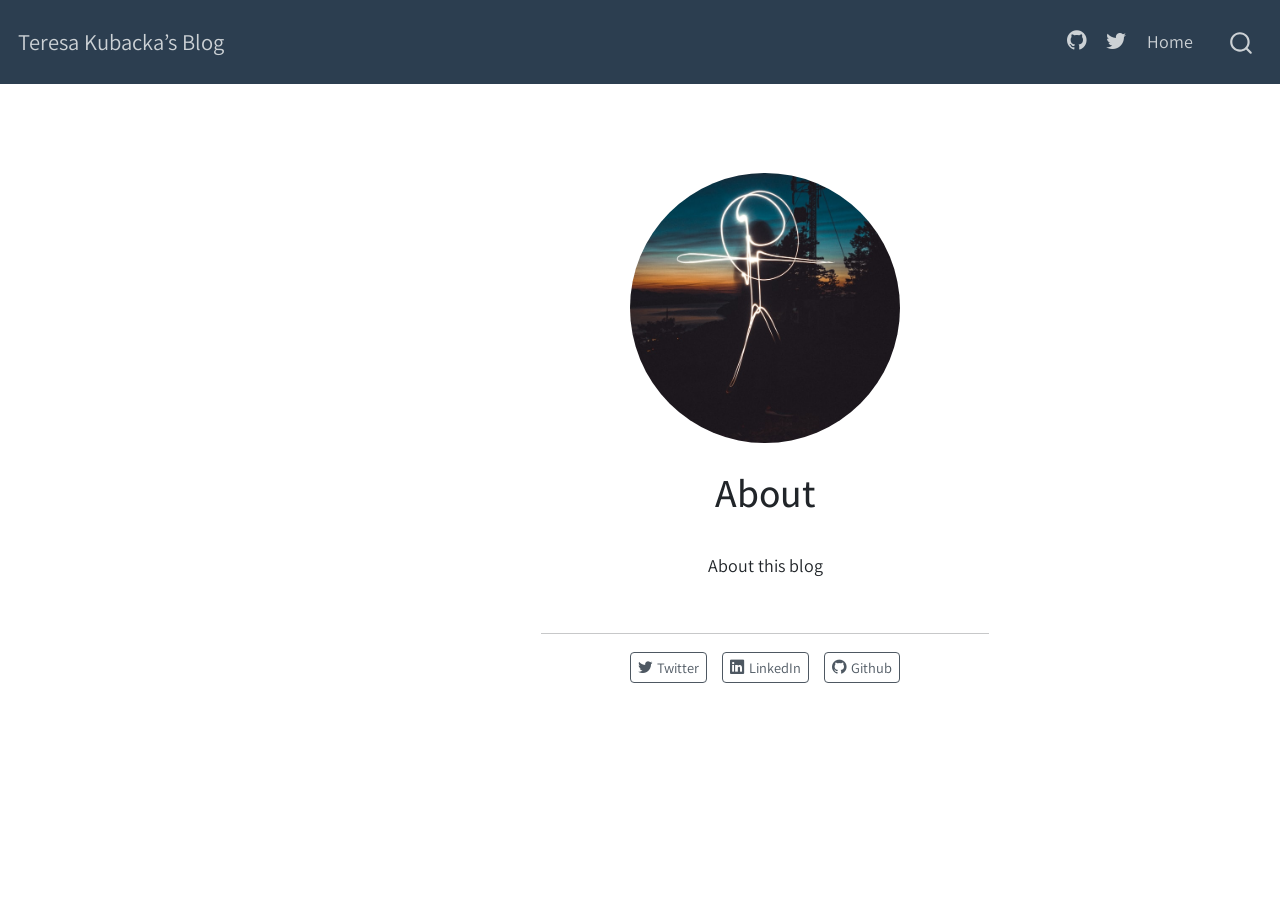
<file: about.html>
<!DOCTYPE html>
<html xmlns="http://www.w3.org/1999/xhtml" lang="en" xml:lang="en"><head>

<meta charset="utf-8">
<meta name="generator" content="quarto-1.2.105">

<meta name="viewport" content="width=device-width, initial-scale=1.0, user-scalable=yes">


<title>Teresa Kubacka’s Blog - About</title>
<style>
code{white-space: pre-wrap;}
span.smallcaps{font-variant: small-caps;}
div.columns{display: flex; gap: min(4vw, 1.5em);}
div.column{flex: auto; overflow-x: auto;}
div.hanging-indent{margin-left: 1.5em; text-indent: -1.5em;}
ul.task-list{list-style: none;}
ul.task-list li input[type="checkbox"] {
  width: 0.8em;
  margin: 0 0.8em 0.2em -1.6em;
  vertical-align: middle;
}
</style>


<script src="site_libs/quarto-nav/quarto-nav.js"></script>
<script src="site_libs/quarto-nav/headroom.min.js"></script>
<script src="site_libs/clipboard/clipboard.min.js"></script>
<script src="site_libs/quarto-search/autocomplete.umd.js"></script>
<script src="site_libs/quarto-search/fuse.min.js"></script>
<script src="site_libs/quarto-search/quarto-search.js"></script>
<meta name="quarto:offset" content="./">
<script src="site_libs/quarto-html/quarto.js"></script>
<script src="site_libs/quarto-html/popper.min.js"></script>
<script src="site_libs/quarto-html/tippy.umd.min.js"></script>
<link href="site_libs/quarto-html/tippy.css" rel="stylesheet">
<link href="site_libs/quarto-html/quarto-syntax-highlighting.css" rel="stylesheet" id="quarto-text-highlighting-styles">
<script src="site_libs/bootstrap/bootstrap.min.js"></script>
<link href="site_libs/bootstrap/bootstrap-icons.css" rel="stylesheet">
<link href="site_libs/bootstrap/bootstrap.min.css" rel="stylesheet" id="quarto-bootstrap" data-mode="light">
<script id="quarto-search-options" type="application/json">{
  "location": "navbar",
  "copy-button": false,
  "collapse-after": 3,
  "panel-placement": "end",
  "type": "overlay",
  "limit": 20,
  "language": {
    "search-no-results-text": "No results",
    "search-matching-documents-text": "matching documents",
    "search-copy-link-title": "Copy link to search",
    "search-hide-matches-text": "Hide additional matches",
    "search-more-match-text": "more match in this document",
    "search-more-matches-text": "more matches in this document",
    "search-clear-button-title": "Clear",
    "search-detached-cancel-button-title": "Cancel",
    "search-submit-button-title": "Submit"
  }
}</script>


<link rel="stylesheet" href="styles.css">
</head>

<body class="floating nav-fixed fullcontent">

<div id="quarto-search-results"></div>
  <header id="quarto-header" class="headroom fixed-top">
    <nav class="navbar navbar-expand-lg navbar-dark ">
      <div class="navbar-container container-fluid">
      <div class="navbar-brand-container">
    <a class="navbar-brand" href="./index.html">
    <span class="navbar-title">Teresa Kubacka’s Blog</span>
    </a>
  </div>
          <button class="navbar-toggler" type="button" data-bs-toggle="collapse" data-bs-target="#navbarCollapse" aria-controls="navbarCollapse" aria-expanded="false" aria-label="Toggle navigation" onclick="if (window.quartoToggleHeadroom) { window.quartoToggleHeadroom(); }">
  <span class="navbar-toggler-icon"></span>
</button>
          <div class="collapse navbar-collapse" id="navbarCollapse">
            <ul class="navbar-nav navbar-nav-scroll ms-auto">
  <li class="nav-item compact">
    <a class="nav-link" href="https://github.com/paniterka"><i class="bi bi-github" role="img">
</i> 
 </a>
  </li>  
  <li class="nav-item compact">
    <a class="nav-link" href="https://twitter.com/paniterka_ch"><i class="bi bi-twitter" role="img">
</i> 
 </a>
  </li>  
  <li class="nav-item">
    <a class="nav-link" href="http://www.teresa-kubacka.com">Home</a>
  </li>  
</ul>
              <div id="quarto-search" class="" title="Search"></div>
          </div> <!-- /navcollapse -->
      </div> <!-- /container-fluid -->
    </nav>
</header>
<!-- content -->
<div id="quarto-content" class="quarto-container page-columns page-rows-contents page-layout-article page-navbar">
<!-- sidebar -->
  <nav id="quarto-sidebar" class="sidebar collapse sidebar-navigation floating overflow-auto">
    
</nav>
<!-- margin-sidebar -->
    
<!-- main -->
<div class="quarto-about-jolla">
  <img src="profile.jpg" class="about-image
  round " style="height: 15em; width: 15em;">
 <header id="title-block-header" class="quarto-title-block default">
<div class="quarto-title">
<h1 class="title">About</h1>
</div>
<div class="quarto-title-meta">
  </div>
</header><main class="content" id="quarto-document-content">
<p>About this blog</p>


</main> 
  <hr class="about-sep">
   <div class="about-links">
  <a href="https://twitter.com" class="about-link">
    <i class="bi bi-twitter"></i>
     <span class="about-link-text">Twitter</span>
  </a>
  <a href="https://linkedin.com" class="about-link">
    <i class="bi bi-linkedin"></i>
     <span class="about-link-text">LinkedIn</span>
  </a>
  <a href="https://github.com" class="about-link">
    <i class="bi bi-github"></i>
     <span class="about-link-text">Github</span>
  </a>
</div>
</div>
 <!-- /main -->
<script id="quarto-html-after-body" type="application/javascript">
window.document.addEventListener("DOMContentLoaded", function (event) {
  const toggleBodyColorMode = (bsSheetEl) => {
    const mode = bsSheetEl.getAttribute("data-mode");
    const bodyEl = window.document.querySelector("body");
    if (mode === "dark") {
      bodyEl.classList.add("quarto-dark");
      bodyEl.classList.remove("quarto-light");
    } else {
      bodyEl.classList.add("quarto-light");
      bodyEl.classList.remove("quarto-dark");
    }
  }
  const toggleBodyColorPrimary = () => {
    const bsSheetEl = window.document.querySelector("link#quarto-bootstrap");
    if (bsSheetEl) {
      toggleBodyColorMode(bsSheetEl);
    }
  }
  toggleBodyColorPrimary();  
  const clipboard = new window.ClipboardJS('.code-copy-button', {
    target: function(trigger) {
      return trigger.previousElementSibling;
    }
  });
  clipboard.on('success', function(e) {
    // button target
    const button = e.trigger;
    // don't keep focus
    button.blur();
    // flash "checked"
    button.classList.add('code-copy-button-checked');
    var currentTitle = button.getAttribute("title");
    button.setAttribute("title", "Copied!");
    setTimeout(function() {
      button.setAttribute("title", currentTitle);
      button.classList.remove('code-copy-button-checked');
    }, 1000);
    // clear code selection
    e.clearSelection();
  });
  function tippyHover(el, contentFn) {
    const config = {
      allowHTML: true,
      content: contentFn,
      maxWidth: 500,
      delay: 100,
      arrow: false,
      appendTo: function(el) {
          return el.parentElement;
      },
      interactive: true,
      interactiveBorder: 10,
      theme: 'quarto',
      placement: 'bottom-start'
    };
    window.tippy(el, config); 
  }
  const noterefs = window.document.querySelectorAll('a[role="doc-noteref"]');
  for (var i=0; i<noterefs.length; i++) {
    const ref = noterefs[i];
    tippyHover(ref, function() {
      // use id or data attribute instead here
      let href = ref.getAttribute('data-footnote-href') || ref.getAttribute('href');
      try { href = new URL(href).hash; } catch {}
      const id = href.replace(/^#\/?/, "");
      const note = window.document.getElementById(id);
      return note.innerHTML;
    });
  }
  var bibliorefs = window.document.querySelectorAll('a[role="doc-biblioref"]');
  for (var i=0; i<bibliorefs.length; i++) {
    const ref = bibliorefs[i];
    const cites = ref.parentNode.getAttribute('data-cites').split(' ');
    tippyHover(ref, function() {
      var popup = window.document.createElement('div');
      cites.forEach(function(cite) {
        var citeDiv = window.document.createElement('div');
        citeDiv.classList.add('hanging-indent');
        citeDiv.classList.add('csl-entry');
        var biblioDiv = window.document.getElementById('ref-' + cite);
        if (biblioDiv) {
          citeDiv.innerHTML = biblioDiv.innerHTML;
        }
        popup.appendChild(citeDiv);
      });
      return popup.innerHTML;
    });
  }
});
</script>
</div> <!-- /content -->



</body></html>
</file>
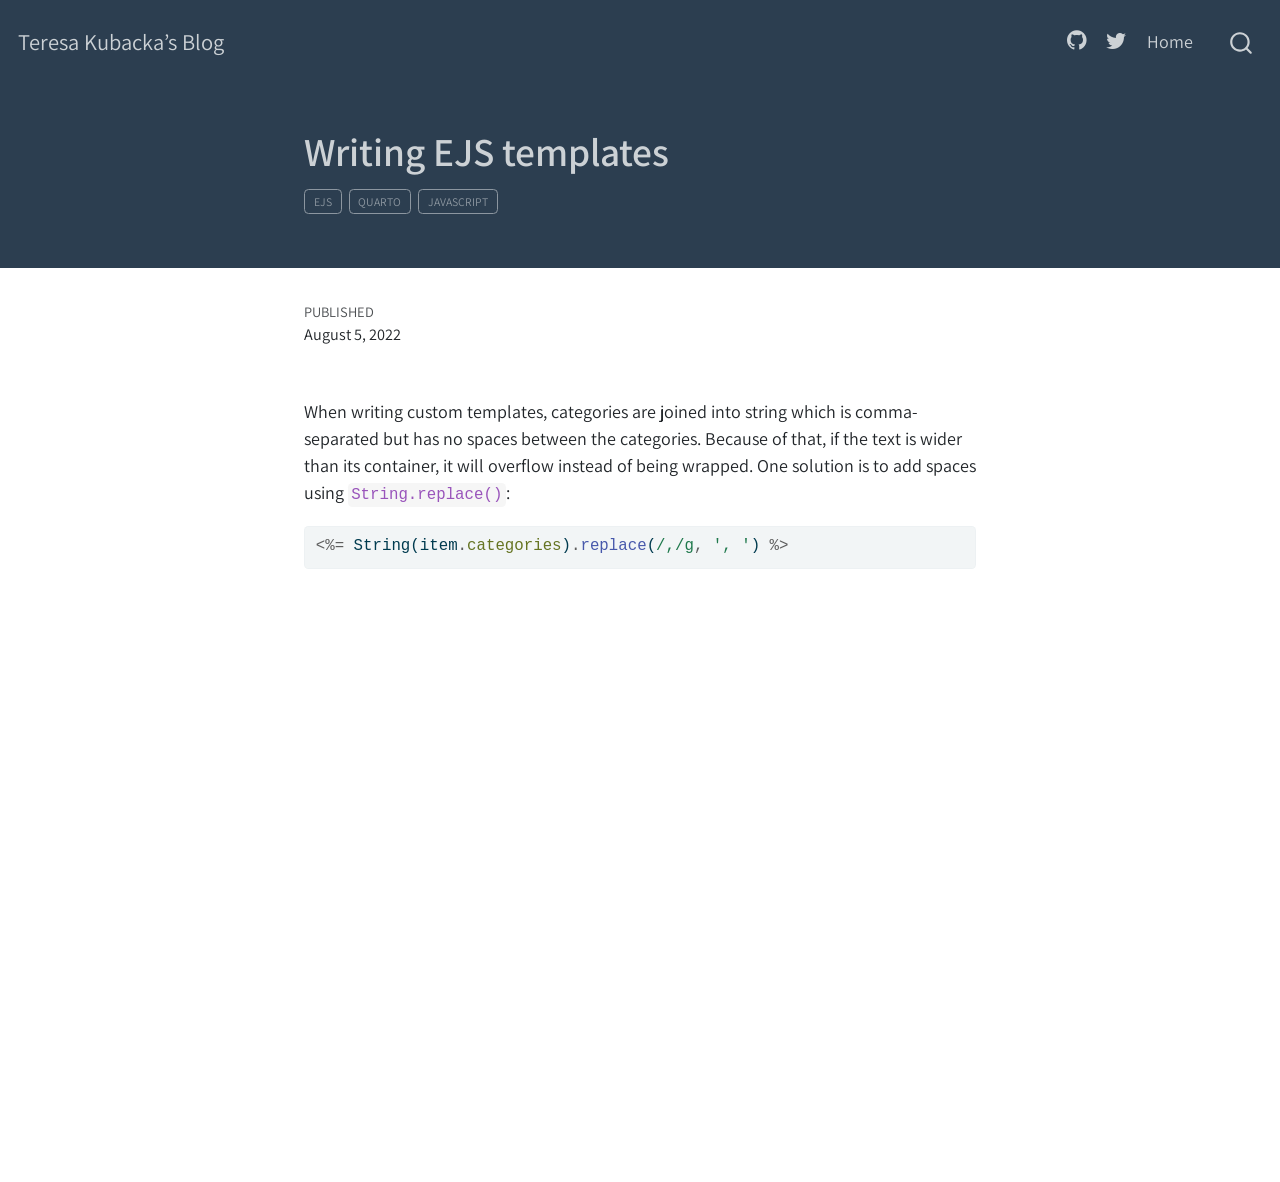
<file: posts/other_tech/ejs.html>
<!DOCTYPE html>
<html xmlns="http://www.w3.org/1999/xhtml" lang="en" xml:lang="en"><head>

<meta charset="utf-8">
<meta name="generator" content="quarto-1.0.37">

<meta name="viewport" content="width=device-width, initial-scale=1.0, user-scalable=yes">

<meta name="dcterms.date" content="2022-08-05">

<title>Teresa Kubacka’s Blog - Writing EJS templates</title>
<style>
code{white-space: pre-wrap;}
span.smallcaps{font-variant: small-caps;}
span.underline{text-decoration: underline;}
div.column{display: inline-block; vertical-align: top; width: 50%;}
div.hanging-indent{margin-left: 1.5em; text-indent: -1.5em;}
ul.task-list{list-style: none;}
pre > code.sourceCode { white-space: pre; position: relative; }
pre > code.sourceCode > span { display: inline-block; line-height: 1.25; }
pre > code.sourceCode > span:empty { height: 1.2em; }
.sourceCode { overflow: visible; }
code.sourceCode > span { color: inherit; text-decoration: inherit; }
div.sourceCode { margin: 1em 0; }
pre.sourceCode { margin: 0; }
@media screen {
div.sourceCode { overflow: auto; }
}
@media print {
pre > code.sourceCode { white-space: pre-wrap; }
pre > code.sourceCode > span { text-indent: -5em; padding-left: 5em; }
}
pre.numberSource code
  { counter-reset: source-line 0; }
pre.numberSource code > span
  { position: relative; left: -4em; counter-increment: source-line; }
pre.numberSource code > span > a:first-child::before
  { content: counter(source-line);
    position: relative; left: -1em; text-align: right; vertical-align: baseline;
    border: none; display: inline-block;
    -webkit-touch-callout: none; -webkit-user-select: none;
    -khtml-user-select: none; -moz-user-select: none;
    -ms-user-select: none; user-select: none;
    padding: 0 4px; width: 4em;
    color: #aaaaaa;
  }
pre.numberSource { margin-left: 3em; border-left: 1px solid #aaaaaa;  padding-left: 4px; }
div.sourceCode
  {   }
@media screen {
pre > code.sourceCode > span > a:first-child::before { text-decoration: underline; }
}
code span.al { color: #ff0000; font-weight: bold; } /* Alert */
code span.an { color: #60a0b0; font-weight: bold; font-style: italic; } /* Annotation */
code span.at { color: #7d9029; } /* Attribute */
code span.bn { color: #40a070; } /* BaseN */
code span.bu { } /* BuiltIn */
code span.cf { color: #007020; font-weight: bold; } /* ControlFlow */
code span.ch { color: #4070a0; } /* Char */
code span.cn { color: #880000; } /* Constant */
code span.co { color: #60a0b0; font-style: italic; } /* Comment */
code span.cv { color: #60a0b0; font-weight: bold; font-style: italic; } /* CommentVar */
code span.do { color: #ba2121; font-style: italic; } /* Documentation */
code span.dt { color: #902000; } /* DataType */
code span.dv { color: #40a070; } /* DecVal */
code span.er { color: #ff0000; font-weight: bold; } /* Error */
code span.ex { } /* Extension */
code span.fl { color: #40a070; } /* Float */
code span.fu { color: #06287e; } /* Function */
code span.im { } /* Import */
code span.in { color: #60a0b0; font-weight: bold; font-style: italic; } /* Information */
code span.kw { color: #007020; font-weight: bold; } /* Keyword */
code span.op { color: #666666; } /* Operator */
code span.ot { color: #007020; } /* Other */
code span.pp { color: #bc7a00; } /* Preprocessor */
code span.sc { color: #4070a0; } /* SpecialChar */
code span.ss { color: #bb6688; } /* SpecialString */
code span.st { color: #4070a0; } /* String */
code span.va { color: #19177c; } /* Variable */
code span.vs { color: #4070a0; } /* VerbatimString */
code span.wa { color: #60a0b0; font-weight: bold; font-style: italic; } /* Warning */
</style>


<script src="../../site_libs/quarto-nav/quarto-nav.js"></script>
<script src="../../site_libs/quarto-nav/headroom.min.js"></script>
<script src="../../site_libs/clipboard/clipboard.min.js"></script>
<script src="../../site_libs/quarto-search/autocomplete.umd.js"></script>
<script src="../../site_libs/quarto-search/fuse.min.js"></script>
<script src="../../site_libs/quarto-search/quarto-search.js"></script>
<meta name="quarto:offset" content="../../">
<script src="../../site_libs/quarto-html/quarto.js"></script>
<script src="../../site_libs/quarto-html/popper.min.js"></script>
<script src="../../site_libs/quarto-html/tippy.umd.min.js"></script>
<script src="../../site_libs/quarto-html/anchor.min.js"></script>
<link href="../../site_libs/quarto-html/tippy.css" rel="stylesheet">
<link href="../../site_libs/quarto-html/quarto-syntax-highlighting.css" rel="stylesheet" id="quarto-text-highlighting-styles">
<script src="../../site_libs/bootstrap/bootstrap.min.js"></script>
<link href="../../site_libs/bootstrap/bootstrap-icons.css" rel="stylesheet">
<link href="../../site_libs/bootstrap/bootstrap.min.css" rel="stylesheet" id="quarto-bootstrap" data-mode="light">
<script id="quarto-search-options" type="application/json">{
  "location": "navbar",
  "copy-button": false,
  "collapse-after": 3,
  "panel-placement": "end",
  "type": "overlay",
  "limit": 20,
  "language": {
    "search-no-results-text": "No results",
    "search-matching-documents-text": "matching documents",
    "search-copy-link-title": "Copy link to search",
    "search-hide-matches-text": "Hide additional matches",
    "search-more-match-text": "more match in this document",
    "search-more-matches-text": "more matches in this document",
    "search-clear-button-title": "Clear",
    "search-detached-cancel-button-title": "Cancel",
    "search-submit-button-title": "Submit"
  }
}</script>


<link rel="stylesheet" href="../../styles.css">
</head>

<body class="floating nav-fixed">

<div id="quarto-search-results"></div>
  <header id="quarto-header" class="headroom fixed-top">
    <nav class="navbar navbar-expand-lg navbar-dark ">
      <div class="navbar-container container-fluid">
      <a class="navbar-brand" href="../../index.html">
    <span class="navbar-title">Teresa Kubacka’s Blog</span>
  </a>
          <button class="navbar-toggler" type="button" data-bs-toggle="collapse" data-bs-target="#navbarCollapse" aria-controls="navbarCollapse" aria-expanded="false" aria-label="Toggle navigation" onclick="if (window.quartoToggleHeadroom) { window.quartoToggleHeadroom(); }">
  <span class="navbar-toggler-icon"></span>
</button>
          <div class="collapse navbar-collapse" id="navbarCollapse">
            <ul class="navbar-nav navbar-nav-scroll ms-auto">
  <li class="nav-item compact">
    <a class="nav-link" href="https://github.com/paniterka"><i class="bi bi-github" role="img">
</i> 
 </a>
  </li>  
  <li class="nav-item compact">
    <a class="nav-link" href="https://twitter.com/paniterka_ch"><i class="bi bi-twitter" role="img">
</i> 
 </a>
  </li>  
  <li class="nav-item">
    <a class="nav-link" href="http://www.teresa-kubacka.com">Home</a>
  </li>  
</ul>
              <div id="quarto-search" class="" title="Search"></div>
          </div> <!-- /navcollapse -->
      </div> <!-- /container-fluid -->
    </nav>
</header>
<!-- content -->
<header id="title-block-header" class="quarto-title-block default toc-left page-columns page-full">
  <div class="quarto-title-banner page-columns page-full">
    <div class="quarto-title column-body">
      <h1 class="title">Writing EJS templates</h1>
                                <div class="quarto-categories">
                <div class="quarto-category">ejs</div>
                <div class="quarto-category">quarto</div>
                <div class="quarto-category">javascript</div>
              </div>
                  </div>
  </div>
    
  
  <div class="quarto-title-meta">

      
      <div>
      <div class="quarto-title-meta-heading">Published</div>
      <div class="quarto-title-meta-contents">
        <p class="date">August 5, 2022</p>
      </div>
    </div>
      
    </div>
    
  
  </header><div id="quarto-content" class="quarto-container page-columns page-rows-contents page-layout-article page-navbar">
<!-- sidebar -->
  <nav id="quarto-sidebar" class="sidebar collapse sidebar-navigation floating overflow-auto">
    
</nav>
<!-- margin-sidebar -->
    <div id="quarto-margin-sidebar" class="sidebar margin-sidebar">
    </div>
<!-- main -->
<main class="content quarto-banner-title-block" id="quarto-document-content">




<p>When writing custom templates, categories are joined into string which is comma-separated but has no spaces between the categories. Because of that, if the text is wider than its container, it will overflow instead of being wrapped. One solution is to add spaces using <code>String.replace()</code>:</p>
<div class="sourceCode" id="cb1"><pre class="sourceCode js code-with-copy"><code class="sourceCode javascript"><span id="cb1-1"><a href="#cb1-1" aria-hidden="true" tabindex="-1"></a><span class="op">&lt;%=</span> <span class="bu">String</span>(item<span class="op">.</span><span class="at">categories</span>)<span class="op">.</span><span class="fu">replace</span>(<span class="ss">/,/g</span><span class="op">,</span> <span class="st">', '</span>) <span class="op">%&gt;</span></span></code><button title="Copy to Clipboard" class="code-copy-button"><i class="bi"></i></button></pre></div>



</main> <!-- /main -->
<script id="quarto-html-after-body" type="application/javascript">
window.document.addEventListener("DOMContentLoaded", function (event) {
  const toggleBodyColorMode = (bsSheetEl) => {
    const mode = bsSheetEl.getAttribute("data-mode");
    const bodyEl = window.document.querySelector("body");
    if (mode === "dark") {
      bodyEl.classList.add("quarto-dark");
      bodyEl.classList.remove("quarto-light");
    } else {
      bodyEl.classList.add("quarto-light");
      bodyEl.classList.remove("quarto-dark");
    }
  }
  const toggleBodyColorPrimary = () => {
    const bsSheetEl = window.document.querySelector("link#quarto-bootstrap");
    if (bsSheetEl) {
      toggleBodyColorMode(bsSheetEl);
    }
  }
  toggleBodyColorPrimary();  
  const icon = "";
  const anchorJS = new window.AnchorJS();
  anchorJS.options = {
    placement: 'right',
    icon: icon
  };
  anchorJS.add('.anchored');
  const clipboard = new window.ClipboardJS('.code-copy-button', {
    target: function(trigger) {
      return trigger.previousElementSibling;
    }
  });
  clipboard.on('success', function(e) {
    // button target
    const button = e.trigger;
    // don't keep focus
    button.blur();
    // flash "checked"
    button.classList.add('code-copy-button-checked');
    var currentTitle = button.getAttribute("title");
    button.setAttribute("title", "Copied!");
    setTimeout(function() {
      button.setAttribute("title", currentTitle);
      button.classList.remove('code-copy-button-checked');
    }, 1000);
    // clear code selection
    e.clearSelection();
  });
  function tippyHover(el, contentFn) {
    const config = {
      allowHTML: true,
      content: contentFn,
      maxWidth: 500,
      delay: 100,
      arrow: false,
      appendTo: function(el) {
          return el.parentElement;
      },
      interactive: true,
      interactiveBorder: 10,
      theme: 'quarto',
      placement: 'bottom-start'
    };
    window.tippy(el, config); 
  }
  const noterefs = window.document.querySelectorAll('a[role="doc-noteref"]');
  for (var i=0; i<noterefs.length; i++) {
    const ref = noterefs[i];
    tippyHover(ref, function() {
      let href = ref.getAttribute('href');
      try { href = new URL(href).hash; } catch {}
      const id = href.replace(/^#\/?/, "");
      const note = window.document.getElementById(id);
      return note.innerHTML;
    });
  }
  var bibliorefs = window.document.querySelectorAll('a[role="doc-biblioref"]');
  for (var i=0; i<bibliorefs.length; i++) {
    const ref = bibliorefs[i];
    const cites = ref.parentNode.getAttribute('data-cites').split(' ');
    tippyHover(ref, function() {
      var popup = window.document.createElement('div');
      cites.forEach(function(cite) {
        var citeDiv = window.document.createElement('div');
        citeDiv.classList.add('hanging-indent');
        citeDiv.classList.add('csl-entry');
        var biblioDiv = window.document.getElementById('ref-' + cite);
        if (biblioDiv) {
          citeDiv.innerHTML = biblioDiv.innerHTML;
        }
        popup.appendChild(citeDiv);
      });
      return popup.innerHTML;
    });
  }
});
</script>
</div> <!-- /content -->



</body></html>
</file>
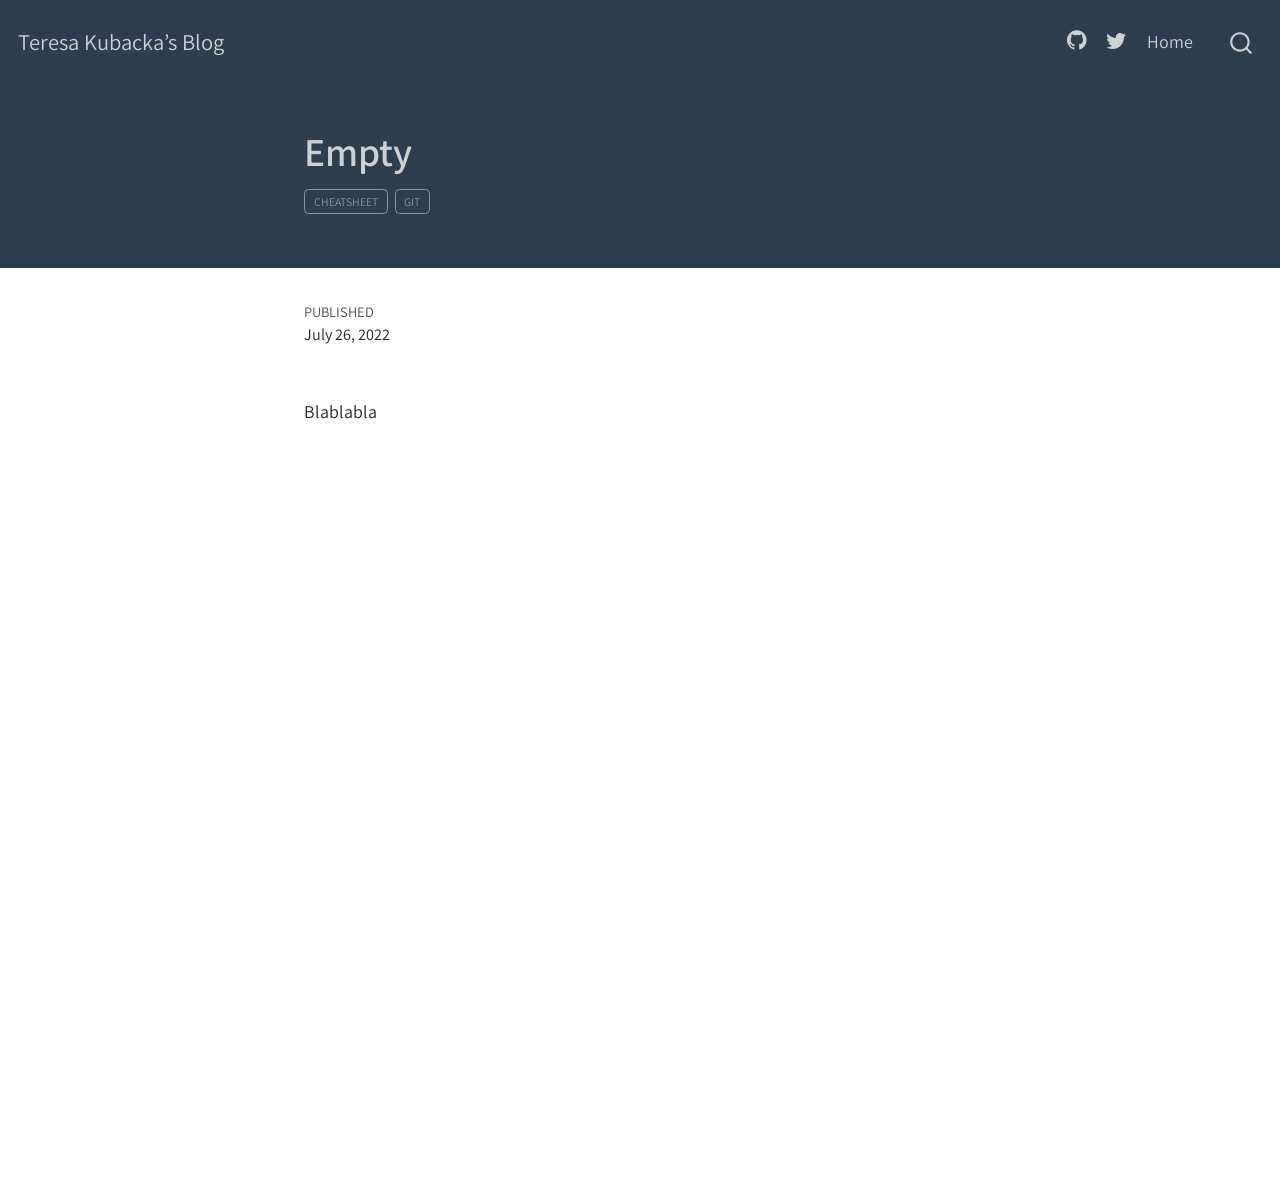
<file: posts/other_tech/empty.html>
<!DOCTYPE html>
<html xmlns="http://www.w3.org/1999/xhtml" lang="en" xml:lang="en"><head>

<meta charset="utf-8">
<meta name="generator" content="quarto-1.2.105">

<meta name="viewport" content="width=device-width, initial-scale=1.0, user-scalable=yes">

<meta name="dcterms.date" content="2022-07-26">

<title>Teresa Kubacka’s Blog - Empty</title>
<style>
code{white-space: pre-wrap;}
span.smallcaps{font-variant: small-caps;}
div.columns{display: flex; gap: min(4vw, 1.5em);}
div.column{flex: auto; overflow-x: auto;}
div.hanging-indent{margin-left: 1.5em; text-indent: -1.5em;}
ul.task-list{list-style: none;}
ul.task-list li input[type="checkbox"] {
  width: 0.8em;
  margin: 0 0.8em 0.2em -1.6em;
  vertical-align: middle;
}
</style>


<script src="../../site_libs/quarto-nav/quarto-nav.js"></script>
<script src="../../site_libs/quarto-nav/headroom.min.js"></script>
<script src="../../site_libs/clipboard/clipboard.min.js"></script>
<script src="../../site_libs/quarto-search/autocomplete.umd.js"></script>
<script src="../../site_libs/quarto-search/fuse.min.js"></script>
<script src="../../site_libs/quarto-search/quarto-search.js"></script>
<meta name="quarto:offset" content="../../">
<script src="../../site_libs/quarto-html/quarto.js"></script>
<script src="../../site_libs/quarto-html/popper.min.js"></script>
<script src="../../site_libs/quarto-html/tippy.umd.min.js"></script>
<script src="../../site_libs/quarto-html/anchor.min.js"></script>
<link href="../../site_libs/quarto-html/tippy.css" rel="stylesheet">
<link href="../../site_libs/quarto-html/quarto-syntax-highlighting.css" rel="stylesheet" id="quarto-text-highlighting-styles">
<script src="../../site_libs/bootstrap/bootstrap.min.js"></script>
<link href="../../site_libs/bootstrap/bootstrap-icons.css" rel="stylesheet">
<link href="../../site_libs/bootstrap/bootstrap.min.css" rel="stylesheet" id="quarto-bootstrap" data-mode="light">
<script id="quarto-search-options" type="application/json">{
  "location": "navbar",
  "copy-button": false,
  "collapse-after": 3,
  "panel-placement": "end",
  "type": "overlay",
  "limit": 20,
  "language": {
    "search-no-results-text": "No results",
    "search-matching-documents-text": "matching documents",
    "search-copy-link-title": "Copy link to search",
    "search-hide-matches-text": "Hide additional matches",
    "search-more-match-text": "more match in this document",
    "search-more-matches-text": "more matches in this document",
    "search-clear-button-title": "Clear",
    "search-detached-cancel-button-title": "Cancel",
    "search-submit-button-title": "Submit"
  }
}</script>


<link rel="stylesheet" href="../../styles.css">
</head>

<body class="floating nav-fixed">

<div id="quarto-search-results"></div>
  <header id="quarto-header" class="headroom fixed-top">
    <nav class="navbar navbar-expand-lg navbar-dark ">
      <div class="navbar-container container-fluid">
      <div class="navbar-brand-container">
    <a class="navbar-brand" href="../../index.html">
    <span class="navbar-title">Teresa Kubacka’s Blog</span>
    </a>
  </div>
          <button class="navbar-toggler" type="button" data-bs-toggle="collapse" data-bs-target="#navbarCollapse" aria-controls="navbarCollapse" aria-expanded="false" aria-label="Toggle navigation" onclick="if (window.quartoToggleHeadroom) { window.quartoToggleHeadroom(); }">
  <span class="navbar-toggler-icon"></span>
</button>
          <div class="collapse navbar-collapse" id="navbarCollapse">
            <ul class="navbar-nav navbar-nav-scroll ms-auto">
  <li class="nav-item compact">
    <a class="nav-link" href="https://github.com/paniterka"><i class="bi bi-github" role="img">
</i> 
 </a>
  </li>  
  <li class="nav-item compact">
    <a class="nav-link" href="https://twitter.com/paniterka_ch"><i class="bi bi-twitter" role="img">
</i> 
 </a>
  </li>  
  <li class="nav-item">
    <a class="nav-link" href="http://www.teresa-kubacka.com">Home</a>
  </li>  
</ul>
              <div id="quarto-search" class="" title="Search"></div>
          </div> <!-- /navcollapse -->
      </div> <!-- /container-fluid -->
    </nav>
</header>
<!-- content -->
<header id="title-block-header" class="quarto-title-block default toc-left page-columns page-full">
  <div class="quarto-title-banner page-columns page-full">
    <div class="quarto-title column-body">
      <h1 class="title">Empty</h1>
                                <div class="quarto-categories">
                <div class="quarto-category">cheatsheet</div>
                <div class="quarto-category">git</div>
              </div>
                  </div>
  </div>
    
  
  <div class="quarto-title-meta">

      
      <div>
      <div class="quarto-title-meta-heading">Published</div>
      <div class="quarto-title-meta-contents">
        <p class="date">July 26, 2022</p>
      </div>
    </div>
      
    </div>
    
  
  </header><div id="quarto-content" class="quarto-container page-columns page-rows-contents page-layout-article page-navbar">
<!-- sidebar -->
  <nav id="quarto-sidebar" class="sidebar collapse sidebar-navigation floating overflow-auto">
    
</nav>
<!-- margin-sidebar -->
    <div id="quarto-margin-sidebar" class="sidebar margin-sidebar">
    </div>
<!-- main -->
<main class="content quarto-banner-title-block" id="quarto-document-content">




<p>Blablabla</p>



</main> <!-- /main -->
<script id="quarto-html-after-body" type="application/javascript">
window.document.addEventListener("DOMContentLoaded", function (event) {
  const toggleBodyColorMode = (bsSheetEl) => {
    const mode = bsSheetEl.getAttribute("data-mode");
    const bodyEl = window.document.querySelector("body");
    if (mode === "dark") {
      bodyEl.classList.add("quarto-dark");
      bodyEl.classList.remove("quarto-light");
    } else {
      bodyEl.classList.add("quarto-light");
      bodyEl.classList.remove("quarto-dark");
    }
  }
  const toggleBodyColorPrimary = () => {
    const bsSheetEl = window.document.querySelector("link#quarto-bootstrap");
    if (bsSheetEl) {
      toggleBodyColorMode(bsSheetEl);
    }
  }
  toggleBodyColorPrimary();  
  const icon = "";
  const anchorJS = new window.AnchorJS();
  anchorJS.options = {
    placement: 'right',
    icon: icon
  };
  anchorJS.add('.anchored');
  const clipboard = new window.ClipboardJS('.code-copy-button', {
    target: function(trigger) {
      return trigger.previousElementSibling;
    }
  });
  clipboard.on('success', function(e) {
    // button target
    const button = e.trigger;
    // don't keep focus
    button.blur();
    // flash "checked"
    button.classList.add('code-copy-button-checked');
    var currentTitle = button.getAttribute("title");
    button.setAttribute("title", "Copied!");
    setTimeout(function() {
      button.setAttribute("title", currentTitle);
      button.classList.remove('code-copy-button-checked');
    }, 1000);
    // clear code selection
    e.clearSelection();
  });
  function tippyHover(el, contentFn) {
    const config = {
      allowHTML: true,
      content: contentFn,
      maxWidth: 500,
      delay: 100,
      arrow: false,
      appendTo: function(el) {
          return el.parentElement;
      },
      interactive: true,
      interactiveBorder: 10,
      theme: 'quarto',
      placement: 'bottom-start'
    };
    window.tippy(el, config); 
  }
  const noterefs = window.document.querySelectorAll('a[role="doc-noteref"]');
  for (var i=0; i<noterefs.length; i++) {
    const ref = noterefs[i];
    tippyHover(ref, function() {
      // use id or data attribute instead here
      let href = ref.getAttribute('data-footnote-href') || ref.getAttribute('href');
      try { href = new URL(href).hash; } catch {}
      const id = href.replace(/^#\/?/, "");
      const note = window.document.getElementById(id);
      return note.innerHTML;
    });
  }
  var bibliorefs = window.document.querySelectorAll('a[role="doc-biblioref"]');
  for (var i=0; i<bibliorefs.length; i++) {
    const ref = bibliorefs[i];
    const cites = ref.parentNode.getAttribute('data-cites').split(' ');
    tippyHover(ref, function() {
      var popup = window.document.createElement('div');
      cites.forEach(function(cite) {
        var citeDiv = window.document.createElement('div');
        citeDiv.classList.add('hanging-indent');
        citeDiv.classList.add('csl-entry');
        var biblioDiv = window.document.getElementById('ref-' + cite);
        if (biblioDiv) {
          citeDiv.innerHTML = biblioDiv.innerHTML;
        }
        popup.appendChild(citeDiv);
      });
      return popup.innerHTML;
    });
  }
});
</script>
</div> <!-- /content -->



</body></html>
</file>
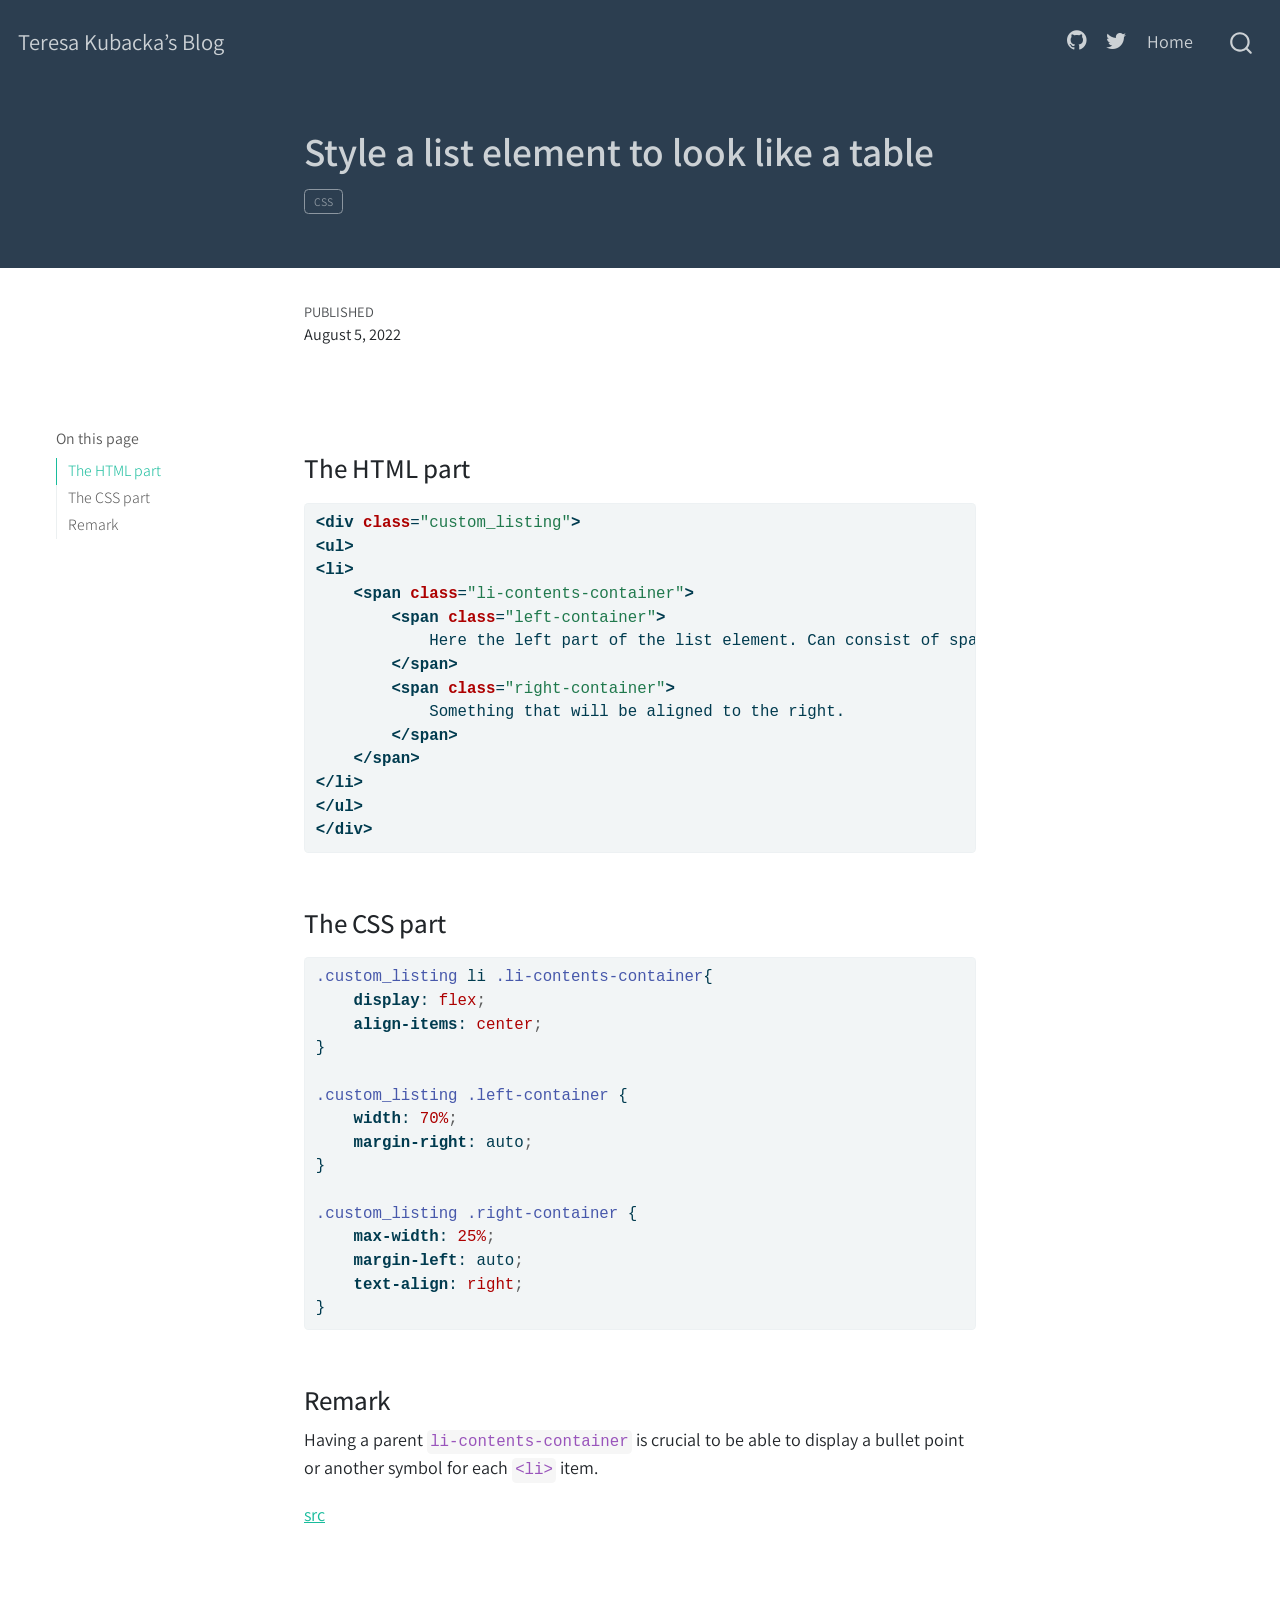
<file: posts/other_tech/table_like_li_css.html>
<!DOCTYPE html>
<html xmlns="http://www.w3.org/1999/xhtml" lang="en" xml:lang="en"><head>

<meta charset="utf-8">
<meta name="generator" content="quarto-1.0.37">

<meta name="viewport" content="width=device-width, initial-scale=1.0, user-scalable=yes">

<meta name="dcterms.date" content="2022-08-05">

<title>Teresa Kubacka’s Blog - Style a list element to look like a table</title>
<style>
code{white-space: pre-wrap;}
span.smallcaps{font-variant: small-caps;}
span.underline{text-decoration: underline;}
div.column{display: inline-block; vertical-align: top; width: 50%;}
div.hanging-indent{margin-left: 1.5em; text-indent: -1.5em;}
ul.task-list{list-style: none;}
pre > code.sourceCode { white-space: pre; position: relative; }
pre > code.sourceCode > span { display: inline-block; line-height: 1.25; }
pre > code.sourceCode > span:empty { height: 1.2em; }
.sourceCode { overflow: visible; }
code.sourceCode > span { color: inherit; text-decoration: inherit; }
div.sourceCode { margin: 1em 0; }
pre.sourceCode { margin: 0; }
@media screen {
div.sourceCode { overflow: auto; }
}
@media print {
pre > code.sourceCode { white-space: pre-wrap; }
pre > code.sourceCode > span { text-indent: -5em; padding-left: 5em; }
}
pre.numberSource code
  { counter-reset: source-line 0; }
pre.numberSource code > span
  { position: relative; left: -4em; counter-increment: source-line; }
pre.numberSource code > span > a:first-child::before
  { content: counter(source-line);
    position: relative; left: -1em; text-align: right; vertical-align: baseline;
    border: none; display: inline-block;
    -webkit-touch-callout: none; -webkit-user-select: none;
    -khtml-user-select: none; -moz-user-select: none;
    -ms-user-select: none; user-select: none;
    padding: 0 4px; width: 4em;
    color: #aaaaaa;
  }
pre.numberSource { margin-left: 3em; border-left: 1px solid #aaaaaa;  padding-left: 4px; }
div.sourceCode
  {   }
@media screen {
pre > code.sourceCode > span > a:first-child::before { text-decoration: underline; }
}
code span.al { color: #ff0000; font-weight: bold; } /* Alert */
code span.an { color: #60a0b0; font-weight: bold; font-style: italic; } /* Annotation */
code span.at { color: #7d9029; } /* Attribute */
code span.bn { color: #40a070; } /* BaseN */
code span.bu { } /* BuiltIn */
code span.cf { color: #007020; font-weight: bold; } /* ControlFlow */
code span.ch { color: #4070a0; } /* Char */
code span.cn { color: #880000; } /* Constant */
code span.co { color: #60a0b0; font-style: italic; } /* Comment */
code span.cv { color: #60a0b0; font-weight: bold; font-style: italic; } /* CommentVar */
code span.do { color: #ba2121; font-style: italic; } /* Documentation */
code span.dt { color: #902000; } /* DataType */
code span.dv { color: #40a070; } /* DecVal */
code span.er { color: #ff0000; font-weight: bold; } /* Error */
code span.ex { } /* Extension */
code span.fl { color: #40a070; } /* Float */
code span.fu { color: #06287e; } /* Function */
code span.im { } /* Import */
code span.in { color: #60a0b0; font-weight: bold; font-style: italic; } /* Information */
code span.kw { color: #007020; font-weight: bold; } /* Keyword */
code span.op { color: #666666; } /* Operator */
code span.ot { color: #007020; } /* Other */
code span.pp { color: #bc7a00; } /* Preprocessor */
code span.sc { color: #4070a0; } /* SpecialChar */
code span.ss { color: #bb6688; } /* SpecialString */
code span.st { color: #4070a0; } /* String */
code span.va { color: #19177c; } /* Variable */
code span.vs { color: #4070a0; } /* VerbatimString */
code span.wa { color: #60a0b0; font-weight: bold; font-style: italic; } /* Warning */
</style>


<script src="../../site_libs/quarto-nav/quarto-nav.js"></script>
<script src="../../site_libs/quarto-nav/headroom.min.js"></script>
<script src="../../site_libs/clipboard/clipboard.min.js"></script>
<script src="../../site_libs/quarto-search/autocomplete.umd.js"></script>
<script src="../../site_libs/quarto-search/fuse.min.js"></script>
<script src="../../site_libs/quarto-search/quarto-search.js"></script>
<meta name="quarto:offset" content="../../">
<script src="../../site_libs/quarto-html/quarto.js"></script>
<script src="../../site_libs/quarto-html/popper.min.js"></script>
<script src="../../site_libs/quarto-html/tippy.umd.min.js"></script>
<script src="../../site_libs/quarto-html/anchor.min.js"></script>
<link href="../../site_libs/quarto-html/tippy.css" rel="stylesheet">
<link href="../../site_libs/quarto-html/quarto-syntax-highlighting.css" rel="stylesheet" id="quarto-text-highlighting-styles">
<script src="../../site_libs/bootstrap/bootstrap.min.js"></script>
<link href="../../site_libs/bootstrap/bootstrap-icons.css" rel="stylesheet">
<link href="../../site_libs/bootstrap/bootstrap.min.css" rel="stylesheet" id="quarto-bootstrap" data-mode="light">
<script id="quarto-search-options" type="application/json">{
  "location": "navbar",
  "copy-button": false,
  "collapse-after": 3,
  "panel-placement": "end",
  "type": "overlay",
  "limit": 20,
  "language": {
    "search-no-results-text": "No results",
    "search-matching-documents-text": "matching documents",
    "search-copy-link-title": "Copy link to search",
    "search-hide-matches-text": "Hide additional matches",
    "search-more-match-text": "more match in this document",
    "search-more-matches-text": "more matches in this document",
    "search-clear-button-title": "Clear",
    "search-detached-cancel-button-title": "Cancel",
    "search-submit-button-title": "Submit"
  }
}</script>


<link rel="stylesheet" href="../../styles.css">
</head>

<body class="floating nav-fixed">

<div id="quarto-search-results"></div>
  <header id="quarto-header" class="headroom fixed-top">
    <nav class="navbar navbar-expand-lg navbar-dark ">
      <div class="navbar-container container-fluid">
      <a class="navbar-brand" href="../../index.html">
    <span class="navbar-title">Teresa Kubacka’s Blog</span>
  </a>
          <button class="navbar-toggler" type="button" data-bs-toggle="collapse" data-bs-target="#navbarCollapse" aria-controls="navbarCollapse" aria-expanded="false" aria-label="Toggle navigation" onclick="if (window.quartoToggleHeadroom) { window.quartoToggleHeadroom(); }">
  <span class="navbar-toggler-icon"></span>
</button>
          <div class="collapse navbar-collapse" id="navbarCollapse">
            <ul class="navbar-nav navbar-nav-scroll ms-auto">
  <li class="nav-item compact">
    <a class="nav-link" href="https://github.com/paniterka"><i class="bi bi-github" role="img">
</i> 
 </a>
  </li>  
  <li class="nav-item compact">
    <a class="nav-link" href="https://twitter.com/paniterka_ch"><i class="bi bi-twitter" role="img">
</i> 
 </a>
  </li>  
  <li class="nav-item">
    <a class="nav-link" href="http://www.teresa-kubacka.com">Home</a>
  </li>  
</ul>
              <div id="quarto-search" class="" title="Search"></div>
          </div> <!-- /navcollapse -->
      </div> <!-- /container-fluid -->
    </nav>
</header>
<!-- content -->
<header id="title-block-header" class="quarto-title-block default toc-left page-columns page-full">
  <div class="quarto-title-banner page-columns page-full">
    <div class="quarto-title column-body">
      <h1 class="title">Style a list element to look like a table</h1>
                                <div class="quarto-categories">
                <div class="quarto-category">css</div>
              </div>
                  </div>
  </div>
    
  
  <div class="quarto-title-meta">

      
      <div>
      <div class="quarto-title-meta-heading">Published</div>
      <div class="quarto-title-meta-contents">
        <p class="date">August 5, 2022</p>
      </div>
    </div>
      
    </div>
    
  
  </header><div id="quarto-content" class="quarto-container page-columns page-rows-contents page-layout-article page-navbar">
<!-- sidebar -->
  <nav id="quarto-sidebar" class="sidebar collapse sidebar-navigation floating overflow-auto">
    <nav id="TOC" role="doc-toc">
    <h2 id="toc-title">On this page</h2>
   
  <ul>
  <li><a href="#the-html-part" id="toc-the-html-part" class="nav-link active" data-scroll-target="#the-html-part">The HTML part</a></li>
  <li><a href="#the-css-part" id="toc-the-css-part" class="nav-link" data-scroll-target="#the-css-part">The CSS part</a></li>
  <li><a href="#remark" id="toc-remark" class="nav-link" data-scroll-target="#remark">Remark</a></li>
  </ul>
</nav>
</nav>
<!-- margin-sidebar -->
    <div id="quarto-margin-sidebar" class="sidebar margin-sidebar">
    </div>
<!-- main -->
<main class="content quarto-banner-title-block" id="quarto-document-content">




<section id="the-html-part" class="level3">
<h3 class="anchored" data-anchor-id="the-html-part">The HTML part</h3>
<div class="sourceCode" id="cb1"><pre class="sourceCode html code-with-copy"><code class="sourceCode html"><span id="cb1-1"><a href="#cb1-1" aria-hidden="true" tabindex="-1"></a><span class="kw">&lt;div</span> <span class="er">class</span><span class="ot">=</span><span class="st">"custom_listing"</span><span class="kw">&gt;</span></span>
<span id="cb1-2"><a href="#cb1-2" aria-hidden="true" tabindex="-1"></a><span class="kw">&lt;ul&gt;</span></span>
<span id="cb1-3"><a href="#cb1-3" aria-hidden="true" tabindex="-1"></a><span class="kw">&lt;li&gt;</span></span>
<span id="cb1-4"><a href="#cb1-4" aria-hidden="true" tabindex="-1"></a>    <span class="kw">&lt;span</span> <span class="er">class</span><span class="ot">=</span><span class="st">"li-contents-container"</span><span class="kw">&gt;</span></span>
<span id="cb1-5"><a href="#cb1-5" aria-hidden="true" tabindex="-1"></a>        <span class="kw">&lt;span</span> <span class="er">class</span><span class="ot">=</span><span class="st">"left-container"</span><span class="kw">&gt;</span></span>
<span id="cb1-6"><a href="#cb1-6" aria-hidden="true" tabindex="-1"></a>            Here the left part of the list element. Can consist of spans.</span>
<span id="cb1-7"><a href="#cb1-7" aria-hidden="true" tabindex="-1"></a>        <span class="kw">&lt;/span&gt;</span></span>
<span id="cb1-8"><a href="#cb1-8" aria-hidden="true" tabindex="-1"></a>        <span class="kw">&lt;span</span> <span class="er">class</span><span class="ot">=</span><span class="st">"right-container"</span><span class="kw">&gt;</span></span>
<span id="cb1-9"><a href="#cb1-9" aria-hidden="true" tabindex="-1"></a>            Something that will be aligned to the right.</span>
<span id="cb1-10"><a href="#cb1-10" aria-hidden="true" tabindex="-1"></a>        <span class="kw">&lt;/span&gt;</span></span>
<span id="cb1-11"><a href="#cb1-11" aria-hidden="true" tabindex="-1"></a>    <span class="kw">&lt;/span&gt;</span></span>
<span id="cb1-12"><a href="#cb1-12" aria-hidden="true" tabindex="-1"></a><span class="kw">&lt;/li&gt;</span></span>
<span id="cb1-13"><a href="#cb1-13" aria-hidden="true" tabindex="-1"></a><span class="kw">&lt;/ul&gt;</span></span>
<span id="cb1-14"><a href="#cb1-14" aria-hidden="true" tabindex="-1"></a><span class="kw">&lt;/div&gt;</span></span></code><button title="Copy to Clipboard" class="code-copy-button"><i class="bi"></i></button></pre></div>
</section>
<section id="the-css-part" class="level3">
<h3 class="anchored" data-anchor-id="the-css-part">The CSS part</h3>
<div class="sourceCode" id="cb2"><pre class="sourceCode css code-with-copy"><code class="sourceCode css"><span id="cb2-1"><a href="#cb2-1" aria-hidden="true" tabindex="-1"></a><span class="fu">.custom_listing</span> li <span class="fu">.li-contents-container</span>{</span>
<span id="cb2-2"><a href="#cb2-2" aria-hidden="true" tabindex="-1"></a>    <span class="kw">display</span>: <span class="dv">flex</span><span class="op">;</span> </span>
<span id="cb2-3"><a href="#cb2-3" aria-hidden="true" tabindex="-1"></a>    <span class="kw">align-items</span>: <span class="dv">center</span><span class="op">;</span></span>
<span id="cb2-4"><a href="#cb2-4" aria-hidden="true" tabindex="-1"></a>}</span>
<span id="cb2-5"><a href="#cb2-5" aria-hidden="true" tabindex="-1"></a></span>
<span id="cb2-6"><a href="#cb2-6" aria-hidden="true" tabindex="-1"></a><span class="fu">.custom_listing</span> <span class="fu">.left-container</span> {</span>
<span id="cb2-7"><a href="#cb2-7" aria-hidden="true" tabindex="-1"></a>    <span class="kw">width</span>: <span class="dv">70</span><span class="dt">%</span><span class="op">;</span></span>
<span id="cb2-8"><a href="#cb2-8" aria-hidden="true" tabindex="-1"></a>    <span class="kw">margin-right</span>: <span class="bu">auto</span><span class="op">;</span></span>
<span id="cb2-9"><a href="#cb2-9" aria-hidden="true" tabindex="-1"></a>}</span>
<span id="cb2-10"><a href="#cb2-10" aria-hidden="true" tabindex="-1"></a></span>
<span id="cb2-11"><a href="#cb2-11" aria-hidden="true" tabindex="-1"></a><span class="fu">.custom_listing</span> <span class="fu">.right-container</span> {</span>
<span id="cb2-12"><a href="#cb2-12" aria-hidden="true" tabindex="-1"></a>    <span class="kw">max-width</span>: <span class="dv">25</span><span class="dt">%</span><span class="op">;</span></span>
<span id="cb2-13"><a href="#cb2-13" aria-hidden="true" tabindex="-1"></a>    <span class="kw">margin-left</span>: <span class="bu">auto</span><span class="op">;</span> </span>
<span id="cb2-14"><a href="#cb2-14" aria-hidden="true" tabindex="-1"></a>    <span class="kw">text-align</span>: <span class="dv">right</span><span class="op">;</span></span>
<span id="cb2-15"><a href="#cb2-15" aria-hidden="true" tabindex="-1"></a>}</span></code><button title="Copy to Clipboard" class="code-copy-button"><i class="bi"></i></button></pre></div>
</section>
<section id="remark" class="level3">
<h3 class="anchored" data-anchor-id="remark">Remark</h3>
<p>Having a parent <code>li-contents-container</code> is crucial to be able to display a bullet point or another symbol for each <code>&lt;li&gt;</code> item.</p>
<p><a href="https://stackoverflow.com/a/41951734">src</a></p>


</section>

</main> <!-- /main -->
<script id="quarto-html-after-body" type="application/javascript">
window.document.addEventListener("DOMContentLoaded", function (event) {
  const toggleBodyColorMode = (bsSheetEl) => {
    const mode = bsSheetEl.getAttribute("data-mode");
    const bodyEl = window.document.querySelector("body");
    if (mode === "dark") {
      bodyEl.classList.add("quarto-dark");
      bodyEl.classList.remove("quarto-light");
    } else {
      bodyEl.classList.add("quarto-light");
      bodyEl.classList.remove("quarto-dark");
    }
  }
  const toggleBodyColorPrimary = () => {
    const bsSheetEl = window.document.querySelector("link#quarto-bootstrap");
    if (bsSheetEl) {
      toggleBodyColorMode(bsSheetEl);
    }
  }
  toggleBodyColorPrimary();  
  const icon = "";
  const anchorJS = new window.AnchorJS();
  anchorJS.options = {
    placement: 'right',
    icon: icon
  };
  anchorJS.add('.anchored');
  const clipboard = new window.ClipboardJS('.code-copy-button', {
    target: function(trigger) {
      return trigger.previousElementSibling;
    }
  });
  clipboard.on('success', function(e) {
    // button target
    const button = e.trigger;
    // don't keep focus
    button.blur();
    // flash "checked"
    button.classList.add('code-copy-button-checked');
    var currentTitle = button.getAttribute("title");
    button.setAttribute("title", "Copied!");
    setTimeout(function() {
      button.setAttribute("title", currentTitle);
      button.classList.remove('code-copy-button-checked');
    }, 1000);
    // clear code selection
    e.clearSelection();
  });
  function tippyHover(el, contentFn) {
    const config = {
      allowHTML: true,
      content: contentFn,
      maxWidth: 500,
      delay: 100,
      arrow: false,
      appendTo: function(el) {
          return el.parentElement;
      },
      interactive: true,
      interactiveBorder: 10,
      theme: 'quarto',
      placement: 'bottom-start'
    };
    window.tippy(el, config); 
  }
  const noterefs = window.document.querySelectorAll('a[role="doc-noteref"]');
  for (var i=0; i<noterefs.length; i++) {
    const ref = noterefs[i];
    tippyHover(ref, function() {
      let href = ref.getAttribute('href');
      try { href = new URL(href).hash; } catch {}
      const id = href.replace(/^#\/?/, "");
      const note = window.document.getElementById(id);
      return note.innerHTML;
    });
  }
  var bibliorefs = window.document.querySelectorAll('a[role="doc-biblioref"]');
  for (var i=0; i<bibliorefs.length; i++) {
    const ref = bibliorefs[i];
    const cites = ref.parentNode.getAttribute('data-cites').split(' ');
    tippyHover(ref, function() {
      var popup = window.document.createElement('div');
      cites.forEach(function(cite) {
        var citeDiv = window.document.createElement('div');
        citeDiv.classList.add('hanging-indent');
        citeDiv.classList.add('csl-entry');
        var biblioDiv = window.document.getElementById('ref-' + cite);
        if (biblioDiv) {
          citeDiv.innerHTML = biblioDiv.innerHTML;
        }
        popup.appendChild(citeDiv);
      });
      return popup.innerHTML;
    });
  }
});
</script>
</div> <!-- /content -->



</body></html>
</file>
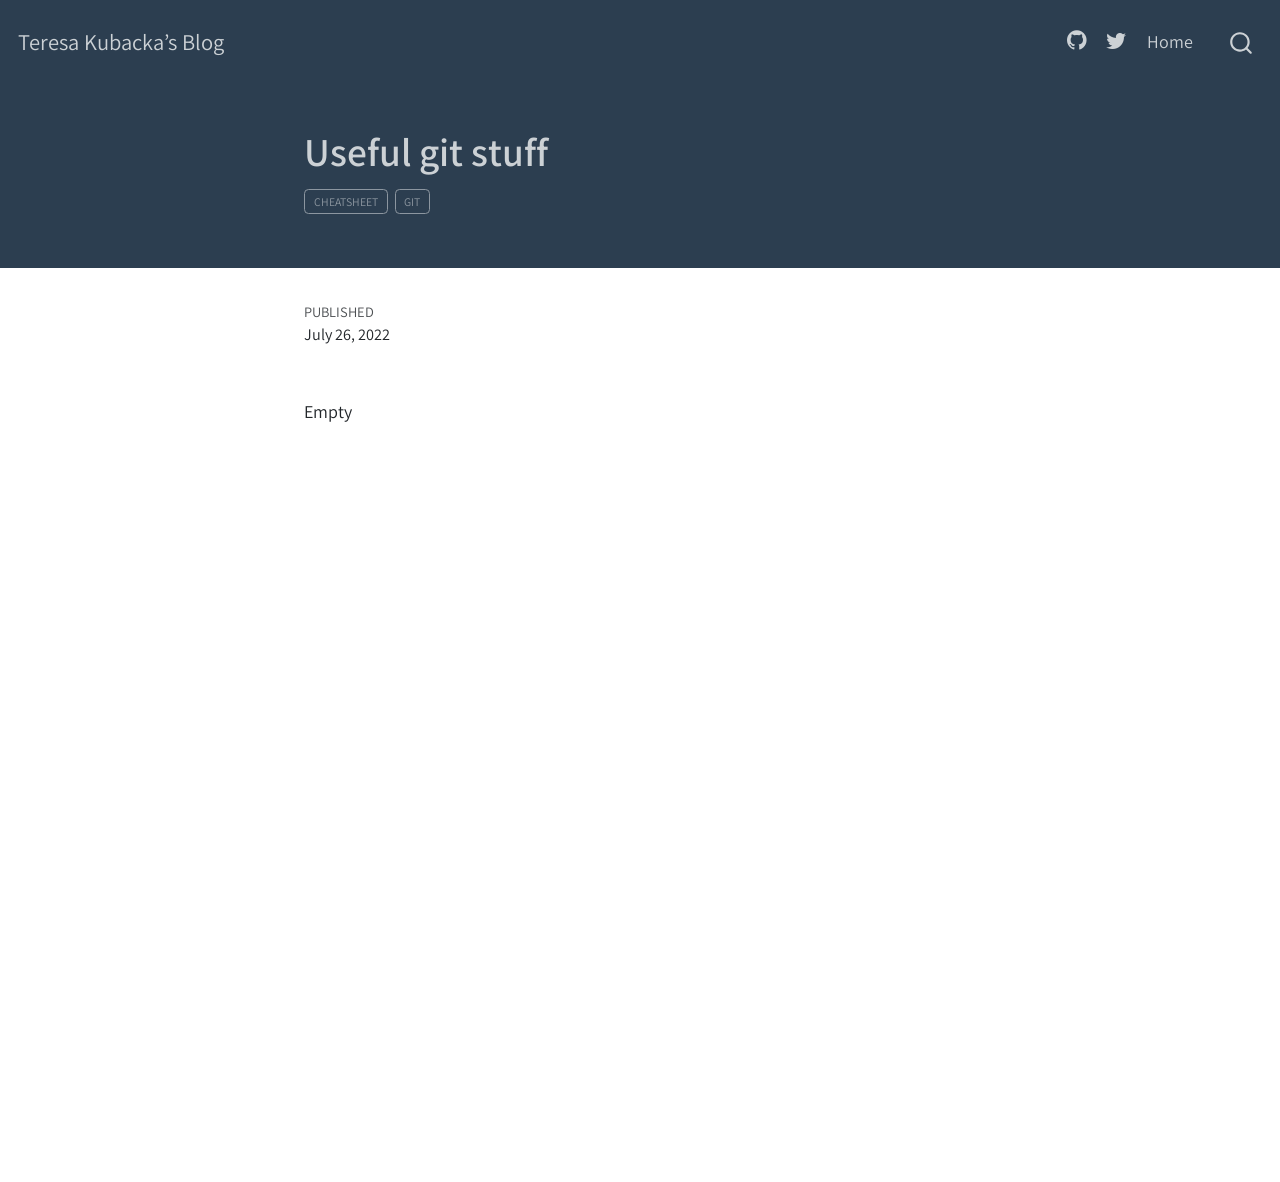
<file: posts/other_tech/useful_git.html>
<!DOCTYPE html>
<html xmlns="http://www.w3.org/1999/xhtml" lang="en" xml:lang="en"><head>

<meta charset="utf-8">
<meta name="generator" content="quarto-1.2.105">

<meta name="viewport" content="width=device-width, initial-scale=1.0, user-scalable=yes">

<meta name="dcterms.date" content="2022-07-26">

<title>Teresa Kubacka’s Blog - Useful git stuff</title>
<style>
code{white-space: pre-wrap;}
span.smallcaps{font-variant: small-caps;}
div.columns{display: flex; gap: min(4vw, 1.5em);}
div.column{flex: auto; overflow-x: auto;}
div.hanging-indent{margin-left: 1.5em; text-indent: -1.5em;}
ul.task-list{list-style: none;}
ul.task-list li input[type="checkbox"] {
  width: 0.8em;
  margin: 0 0.8em 0.2em -1.6em;
  vertical-align: middle;
}
</style>


<script src="../../site_libs/quarto-nav/quarto-nav.js"></script>
<script src="../../site_libs/quarto-nav/headroom.min.js"></script>
<script src="../../site_libs/clipboard/clipboard.min.js"></script>
<script src="../../site_libs/quarto-search/autocomplete.umd.js"></script>
<script src="../../site_libs/quarto-search/fuse.min.js"></script>
<script src="../../site_libs/quarto-search/quarto-search.js"></script>
<meta name="quarto:offset" content="../../">
<script src="../../site_libs/quarto-html/quarto.js"></script>
<script src="../../site_libs/quarto-html/popper.min.js"></script>
<script src="../../site_libs/quarto-html/tippy.umd.min.js"></script>
<script src="../../site_libs/quarto-html/anchor.min.js"></script>
<link href="../../site_libs/quarto-html/tippy.css" rel="stylesheet">
<link href="../../site_libs/quarto-html/quarto-syntax-highlighting.css" rel="stylesheet" id="quarto-text-highlighting-styles">
<script src="../../site_libs/bootstrap/bootstrap.min.js"></script>
<link href="../../site_libs/bootstrap/bootstrap-icons.css" rel="stylesheet">
<link href="../../site_libs/bootstrap/bootstrap.min.css" rel="stylesheet" id="quarto-bootstrap" data-mode="light">
<script id="quarto-search-options" type="application/json">{
  "location": "navbar",
  "copy-button": false,
  "collapse-after": 3,
  "panel-placement": "end",
  "type": "overlay",
  "limit": 20,
  "language": {
    "search-no-results-text": "No results",
    "search-matching-documents-text": "matching documents",
    "search-copy-link-title": "Copy link to search",
    "search-hide-matches-text": "Hide additional matches",
    "search-more-match-text": "more match in this document",
    "search-more-matches-text": "more matches in this document",
    "search-clear-button-title": "Clear",
    "search-detached-cancel-button-title": "Cancel",
    "search-submit-button-title": "Submit"
  }
}</script>


<link rel="stylesheet" href="../../styles.css">
</head>

<body class="floating nav-fixed">

<div id="quarto-search-results"></div>
  <header id="quarto-header" class="headroom fixed-top">
    <nav class="navbar navbar-expand-lg navbar-dark ">
      <div class="navbar-container container-fluid">
      <div class="navbar-brand-container">
    <a class="navbar-brand" href="../../index.html">
    <span class="navbar-title">Teresa Kubacka’s Blog</span>
    </a>
  </div>
          <button class="navbar-toggler" type="button" data-bs-toggle="collapse" data-bs-target="#navbarCollapse" aria-controls="navbarCollapse" aria-expanded="false" aria-label="Toggle navigation" onclick="if (window.quartoToggleHeadroom) { window.quartoToggleHeadroom(); }">
  <span class="navbar-toggler-icon"></span>
</button>
          <div class="collapse navbar-collapse" id="navbarCollapse">
            <ul class="navbar-nav navbar-nav-scroll ms-auto">
  <li class="nav-item compact">
    <a class="nav-link" href="https://github.com/paniterka"><i class="bi bi-github" role="img">
</i> 
 </a>
  </li>  
  <li class="nav-item compact">
    <a class="nav-link" href="https://twitter.com/paniterka_ch"><i class="bi bi-twitter" role="img">
</i> 
 </a>
  </li>  
  <li class="nav-item">
    <a class="nav-link" href="http://www.teresa-kubacka.com">Home</a>
  </li>  
</ul>
              <div id="quarto-search" class="" title="Search"></div>
          </div> <!-- /navcollapse -->
      </div> <!-- /container-fluid -->
    </nav>
</header>
<!-- content -->
<header id="title-block-header" class="quarto-title-block default toc-left page-columns page-full">
  <div class="quarto-title-banner page-columns page-full">
    <div class="quarto-title column-body">
      <h1 class="title">Useful git stuff</h1>
                                <div class="quarto-categories">
                <div class="quarto-category">cheatsheet</div>
                <div class="quarto-category">git</div>
              </div>
                  </div>
  </div>
    
  
  <div class="quarto-title-meta">

      
      <div>
      <div class="quarto-title-meta-heading">Published</div>
      <div class="quarto-title-meta-contents">
        <p class="date">July 26, 2022</p>
      </div>
    </div>
      
    </div>
    
  
  </header><div id="quarto-content" class="quarto-container page-columns page-rows-contents page-layout-article page-navbar">
<!-- sidebar -->
  <nav id="quarto-sidebar" class="sidebar collapse sidebar-navigation floating overflow-auto">
    
</nav>
<!-- margin-sidebar -->
    <div id="quarto-margin-sidebar" class="sidebar margin-sidebar">
    </div>
<!-- main -->
<main class="content quarto-banner-title-block" id="quarto-document-content">




<p>Empty</p>



</main> <!-- /main -->
<script id="quarto-html-after-body" type="application/javascript">
window.document.addEventListener("DOMContentLoaded", function (event) {
  const toggleBodyColorMode = (bsSheetEl) => {
    const mode = bsSheetEl.getAttribute("data-mode");
    const bodyEl = window.document.querySelector("body");
    if (mode === "dark") {
      bodyEl.classList.add("quarto-dark");
      bodyEl.classList.remove("quarto-light");
    } else {
      bodyEl.classList.add("quarto-light");
      bodyEl.classList.remove("quarto-dark");
    }
  }
  const toggleBodyColorPrimary = () => {
    const bsSheetEl = window.document.querySelector("link#quarto-bootstrap");
    if (bsSheetEl) {
      toggleBodyColorMode(bsSheetEl);
    }
  }
  toggleBodyColorPrimary();  
  const icon = "";
  const anchorJS = new window.AnchorJS();
  anchorJS.options = {
    placement: 'right',
    icon: icon
  };
  anchorJS.add('.anchored');
  const clipboard = new window.ClipboardJS('.code-copy-button', {
    target: function(trigger) {
      return trigger.previousElementSibling;
    }
  });
  clipboard.on('success', function(e) {
    // button target
    const button = e.trigger;
    // don't keep focus
    button.blur();
    // flash "checked"
    button.classList.add('code-copy-button-checked');
    var currentTitle = button.getAttribute("title");
    button.setAttribute("title", "Copied!");
    setTimeout(function() {
      button.setAttribute("title", currentTitle);
      button.classList.remove('code-copy-button-checked');
    }, 1000);
    // clear code selection
    e.clearSelection();
  });
  function tippyHover(el, contentFn) {
    const config = {
      allowHTML: true,
      content: contentFn,
      maxWidth: 500,
      delay: 100,
      arrow: false,
      appendTo: function(el) {
          return el.parentElement;
      },
      interactive: true,
      interactiveBorder: 10,
      theme: 'quarto',
      placement: 'bottom-start'
    };
    window.tippy(el, config); 
  }
  const noterefs = window.document.querySelectorAll('a[role="doc-noteref"]');
  for (var i=0; i<noterefs.length; i++) {
    const ref = noterefs[i];
    tippyHover(ref, function() {
      // use id or data attribute instead here
      let href = ref.getAttribute('data-footnote-href') || ref.getAttribute('href');
      try { href = new URL(href).hash; } catch {}
      const id = href.replace(/^#\/?/, "");
      const note = window.document.getElementById(id);
      return note.innerHTML;
    });
  }
  var bibliorefs = window.document.querySelectorAll('a[role="doc-biblioref"]');
  for (var i=0; i<bibliorefs.length; i++) {
    const ref = bibliorefs[i];
    const cites = ref.parentNode.getAttribute('data-cites').split(' ');
    tippyHover(ref, function() {
      var popup = window.document.createElement('div');
      cites.forEach(function(cite) {
        var citeDiv = window.document.createElement('div');
        citeDiv.classList.add('hanging-indent');
        citeDiv.classList.add('csl-entry');
        var biblioDiv = window.document.getElementById('ref-' + cite);
        if (biblioDiv) {
          citeDiv.innerHTML = biblioDiv.innerHTML;
        }
        popup.appendChild(citeDiv);
      });
      return popup.innerHTML;
    });
  }
});
</script>
</div> <!-- /content -->



</body></html>
</file>
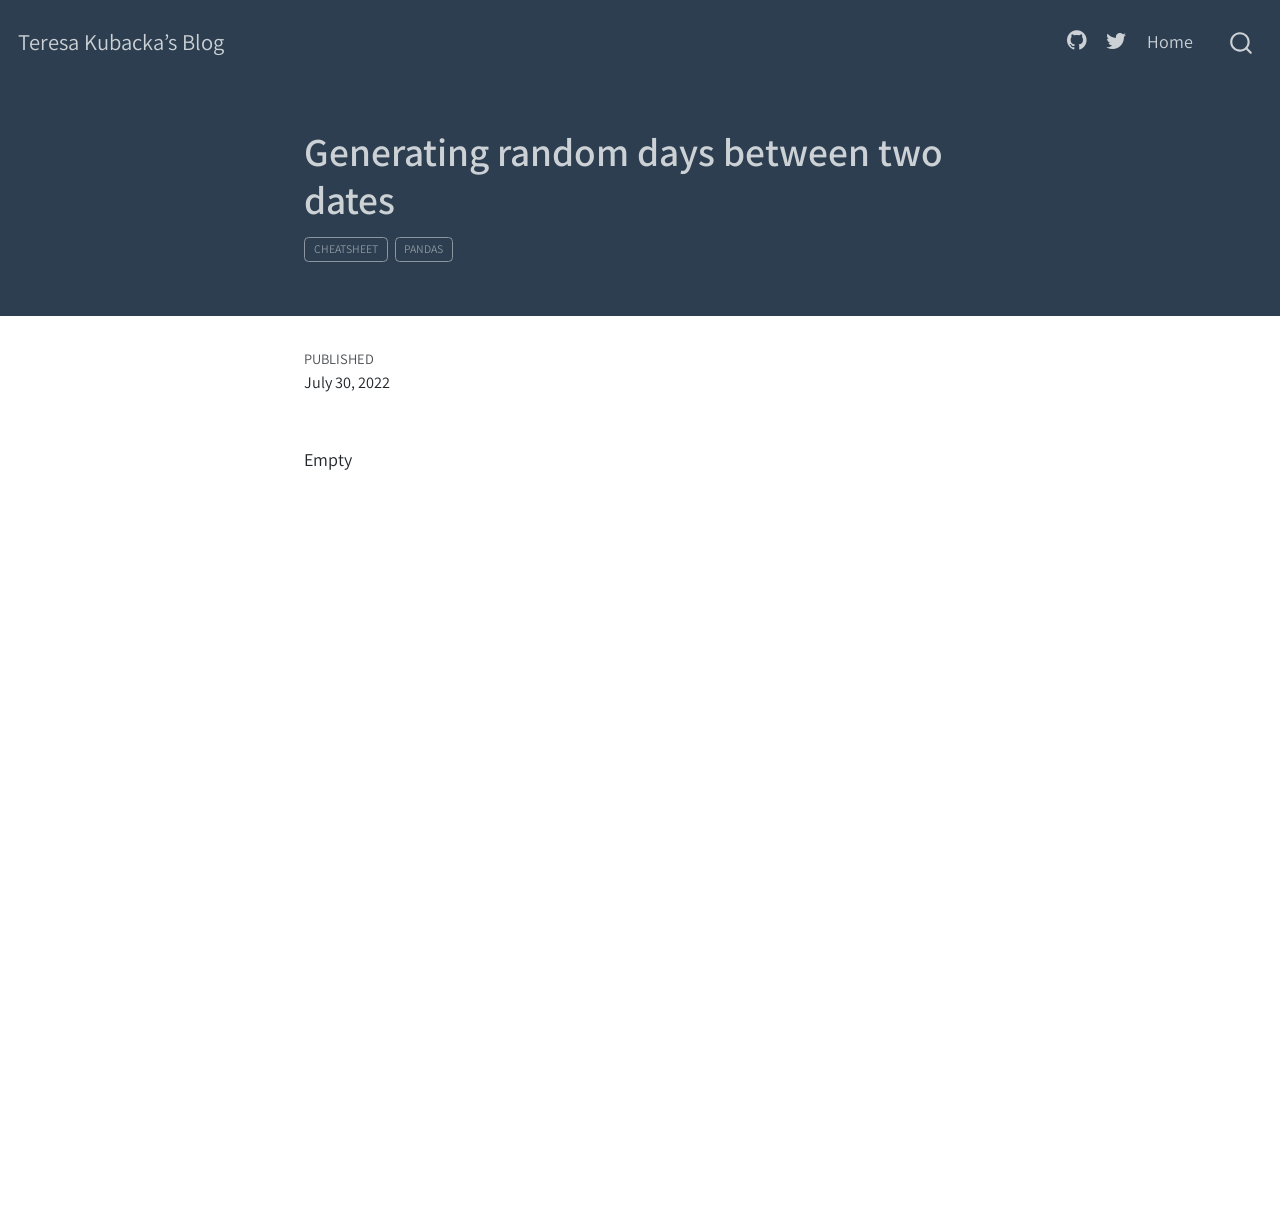
<file: posts/pandas/generate_fake_dates_in_pandas.html>
<!DOCTYPE html>
<html xmlns="http://www.w3.org/1999/xhtml" lang="en" xml:lang="en"><head>

<meta charset="utf-8">
<meta name="generator" content="quarto-1.2.105">

<meta name="viewport" content="width=device-width, initial-scale=1.0, user-scalable=yes">

<meta name="dcterms.date" content="2022-07-30">

<title>Teresa Kubacka’s Blog - Generating random days between two dates</title>
<style>
code{white-space: pre-wrap;}
span.smallcaps{font-variant: small-caps;}
div.columns{display: flex; gap: min(4vw, 1.5em);}
div.column{flex: auto; overflow-x: auto;}
div.hanging-indent{margin-left: 1.5em; text-indent: -1.5em;}
ul.task-list{list-style: none;}
ul.task-list li input[type="checkbox"] {
  width: 0.8em;
  margin: 0 0.8em 0.2em -1.6em;
  vertical-align: middle;
}
</style>


<script src="../../site_libs/quarto-nav/quarto-nav.js"></script>
<script src="../../site_libs/quarto-nav/headroom.min.js"></script>
<script src="../../site_libs/clipboard/clipboard.min.js"></script>
<script src="../../site_libs/quarto-search/autocomplete.umd.js"></script>
<script src="../../site_libs/quarto-search/fuse.min.js"></script>
<script src="../../site_libs/quarto-search/quarto-search.js"></script>
<meta name="quarto:offset" content="../../">
<script src="../../site_libs/quarto-html/quarto.js"></script>
<script src="../../site_libs/quarto-html/popper.min.js"></script>
<script src="../../site_libs/quarto-html/tippy.umd.min.js"></script>
<script src="../../site_libs/quarto-html/anchor.min.js"></script>
<link href="../../site_libs/quarto-html/tippy.css" rel="stylesheet">
<link href="../../site_libs/quarto-html/quarto-syntax-highlighting.css" rel="stylesheet" id="quarto-text-highlighting-styles">
<script src="../../site_libs/bootstrap/bootstrap.min.js"></script>
<link href="../../site_libs/bootstrap/bootstrap-icons.css" rel="stylesheet">
<link href="../../site_libs/bootstrap/bootstrap.min.css" rel="stylesheet" id="quarto-bootstrap" data-mode="light">
<script id="quarto-search-options" type="application/json">{
  "location": "navbar",
  "copy-button": false,
  "collapse-after": 3,
  "panel-placement": "end",
  "type": "overlay",
  "limit": 20,
  "language": {
    "search-no-results-text": "No results",
    "search-matching-documents-text": "matching documents",
    "search-copy-link-title": "Copy link to search",
    "search-hide-matches-text": "Hide additional matches",
    "search-more-match-text": "more match in this document",
    "search-more-matches-text": "more matches in this document",
    "search-clear-button-title": "Clear",
    "search-detached-cancel-button-title": "Cancel",
    "search-submit-button-title": "Submit"
  }
}</script>


<link rel="stylesheet" href="../../styles.css">
</head>

<body class="floating nav-fixed">

<div id="quarto-search-results"></div>
  <header id="quarto-header" class="headroom fixed-top">
    <nav class="navbar navbar-expand-lg navbar-dark ">
      <div class="navbar-container container-fluid">
      <div class="navbar-brand-container">
    <a class="navbar-brand" href="../../index.html">
    <span class="navbar-title">Teresa Kubacka’s Blog</span>
    </a>
  </div>
          <button class="navbar-toggler" type="button" data-bs-toggle="collapse" data-bs-target="#navbarCollapse" aria-controls="navbarCollapse" aria-expanded="false" aria-label="Toggle navigation" onclick="if (window.quartoToggleHeadroom) { window.quartoToggleHeadroom(); }">
  <span class="navbar-toggler-icon"></span>
</button>
          <div class="collapse navbar-collapse" id="navbarCollapse">
            <ul class="navbar-nav navbar-nav-scroll ms-auto">
  <li class="nav-item compact">
    <a class="nav-link" href="https://github.com/paniterka"><i class="bi bi-github" role="img">
</i> 
 </a>
  </li>  
  <li class="nav-item compact">
    <a class="nav-link" href="https://twitter.com/paniterka_ch"><i class="bi bi-twitter" role="img">
</i> 
 </a>
  </li>  
  <li class="nav-item">
    <a class="nav-link" href="http://www.teresa-kubacka.com">Home</a>
  </li>  
</ul>
              <div id="quarto-search" class="" title="Search"></div>
          </div> <!-- /navcollapse -->
      </div> <!-- /container-fluid -->
    </nav>
</header>
<!-- content -->
<header id="title-block-header" class="quarto-title-block default toc-left page-columns page-full">
  <div class="quarto-title-banner page-columns page-full">
    <div class="quarto-title column-body">
      <h1 class="title">Generating random days between two dates</h1>
                                <div class="quarto-categories">
                <div class="quarto-category">cheatsheet</div>
                <div class="quarto-category">pandas</div>
              </div>
                  </div>
  </div>
    
  
  <div class="quarto-title-meta">

      
      <div>
      <div class="quarto-title-meta-heading">Published</div>
      <div class="quarto-title-meta-contents">
        <p class="date">July 30, 2022</p>
      </div>
    </div>
      
    </div>
    
  
  </header><div id="quarto-content" class="quarto-container page-columns page-rows-contents page-layout-article page-navbar">
<!-- sidebar -->
  <nav id="quarto-sidebar" class="sidebar collapse sidebar-navigation floating overflow-auto">
    
</nav>
<!-- margin-sidebar -->
    <div id="quarto-margin-sidebar" class="sidebar margin-sidebar">
    </div>
<!-- main -->
<main class="content quarto-banner-title-block" id="quarto-document-content">




<p>Empty</p>



</main> <!-- /main -->
<script id="quarto-html-after-body" type="application/javascript">
window.document.addEventListener("DOMContentLoaded", function (event) {
  const toggleBodyColorMode = (bsSheetEl) => {
    const mode = bsSheetEl.getAttribute("data-mode");
    const bodyEl = window.document.querySelector("body");
    if (mode === "dark") {
      bodyEl.classList.add("quarto-dark");
      bodyEl.classList.remove("quarto-light");
    } else {
      bodyEl.classList.add("quarto-light");
      bodyEl.classList.remove("quarto-dark");
    }
  }
  const toggleBodyColorPrimary = () => {
    const bsSheetEl = window.document.querySelector("link#quarto-bootstrap");
    if (bsSheetEl) {
      toggleBodyColorMode(bsSheetEl);
    }
  }
  toggleBodyColorPrimary();  
  const icon = "";
  const anchorJS = new window.AnchorJS();
  anchorJS.options = {
    placement: 'right',
    icon: icon
  };
  anchorJS.add('.anchored');
  const clipboard = new window.ClipboardJS('.code-copy-button', {
    target: function(trigger) {
      return trigger.previousElementSibling;
    }
  });
  clipboard.on('success', function(e) {
    // button target
    const button = e.trigger;
    // don't keep focus
    button.blur();
    // flash "checked"
    button.classList.add('code-copy-button-checked');
    var currentTitle = button.getAttribute("title");
    button.setAttribute("title", "Copied!");
    setTimeout(function() {
      button.setAttribute("title", currentTitle);
      button.classList.remove('code-copy-button-checked');
    }, 1000);
    // clear code selection
    e.clearSelection();
  });
  function tippyHover(el, contentFn) {
    const config = {
      allowHTML: true,
      content: contentFn,
      maxWidth: 500,
      delay: 100,
      arrow: false,
      appendTo: function(el) {
          return el.parentElement;
      },
      interactive: true,
      interactiveBorder: 10,
      theme: 'quarto',
      placement: 'bottom-start'
    };
    window.tippy(el, config); 
  }
  const noterefs = window.document.querySelectorAll('a[role="doc-noteref"]');
  for (var i=0; i<noterefs.length; i++) {
    const ref = noterefs[i];
    tippyHover(ref, function() {
      // use id or data attribute instead here
      let href = ref.getAttribute('data-footnote-href') || ref.getAttribute('href');
      try { href = new URL(href).hash; } catch {}
      const id = href.replace(/^#\/?/, "");
      const note = window.document.getElementById(id);
      return note.innerHTML;
    });
  }
  var bibliorefs = window.document.querySelectorAll('a[role="doc-biblioref"]');
  for (var i=0; i<bibliorefs.length; i++) {
    const ref = bibliorefs[i];
    const cites = ref.parentNode.getAttribute('data-cites').split(' ');
    tippyHover(ref, function() {
      var popup = window.document.createElement('div');
      cites.forEach(function(cite) {
        var citeDiv = window.document.createElement('div');
        citeDiv.classList.add('hanging-indent');
        citeDiv.classList.add('csl-entry');
        var biblioDiv = window.document.getElementById('ref-' + cite);
        if (biblioDiv) {
          citeDiv.innerHTML = biblioDiv.innerHTML;
        }
        popup.appendChild(citeDiv);
      });
      return popup.innerHTML;
    });
  }
});
</script>
</div> <!-- /content -->



</body></html>
</file>
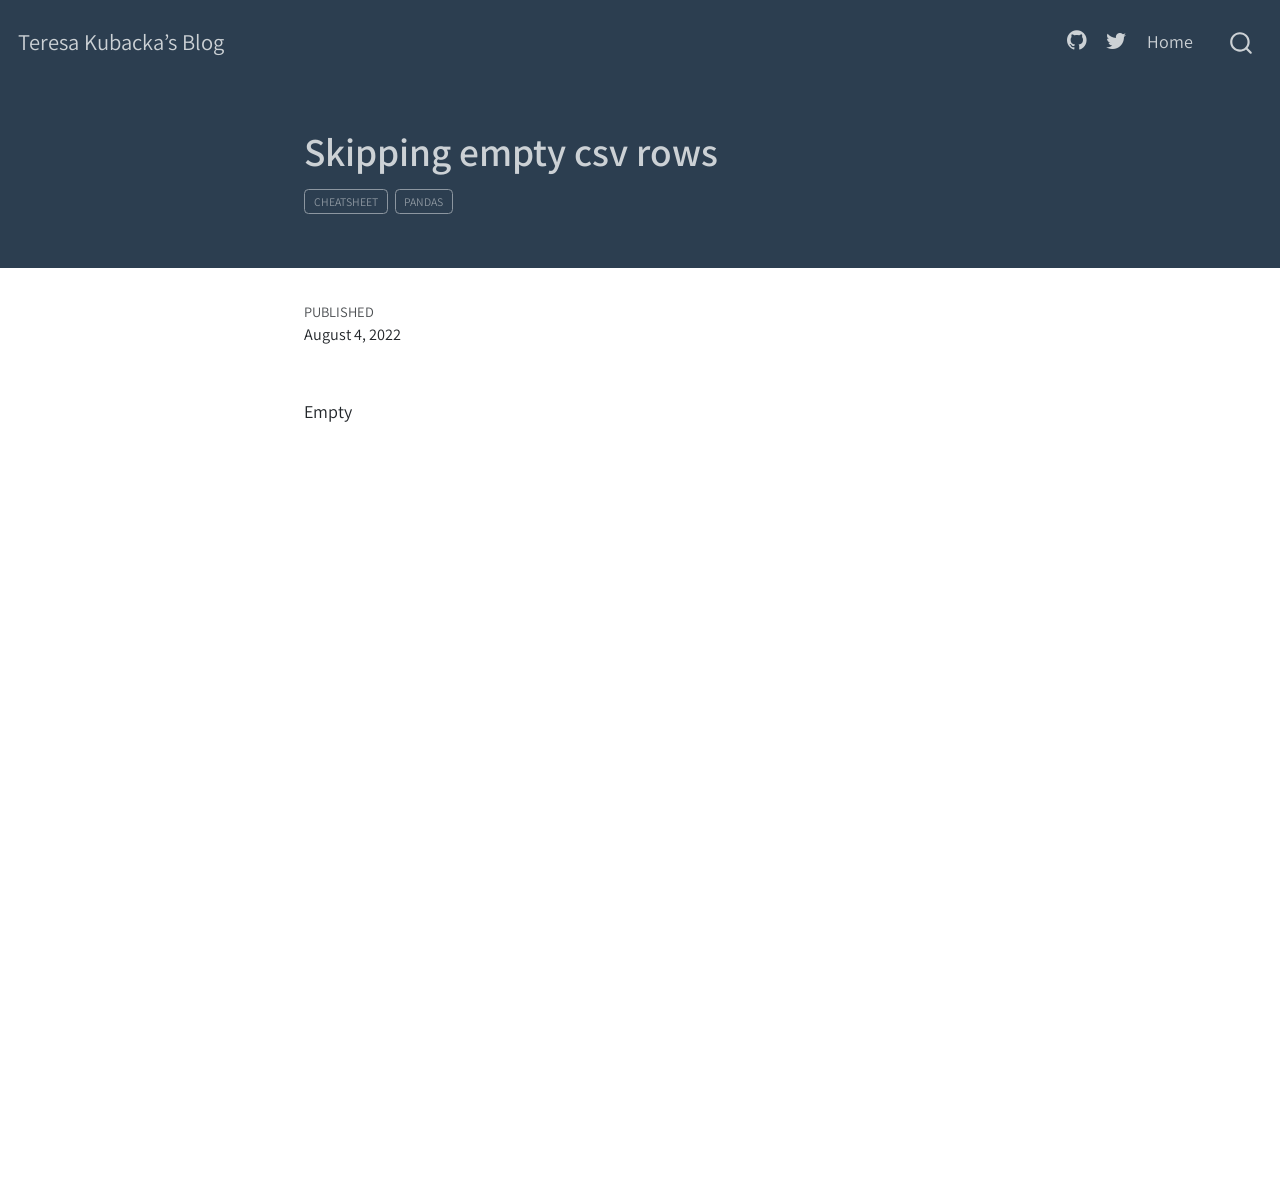
<file: posts/pandas/skipping_arbitrary_empty_rows.html>
<!DOCTYPE html>
<html xmlns="http://www.w3.org/1999/xhtml" lang="en" xml:lang="en"><head>

<meta charset="utf-8">
<meta name="generator" content="quarto-1.2.105">

<meta name="viewport" content="width=device-width, initial-scale=1.0, user-scalable=yes">

<meta name="dcterms.date" content="2022-08-04">

<title>Teresa Kubacka’s Blog - Skipping empty csv rows</title>
<style>
code{white-space: pre-wrap;}
span.smallcaps{font-variant: small-caps;}
div.columns{display: flex; gap: min(4vw, 1.5em);}
div.column{flex: auto; overflow-x: auto;}
div.hanging-indent{margin-left: 1.5em; text-indent: -1.5em;}
ul.task-list{list-style: none;}
ul.task-list li input[type="checkbox"] {
  width: 0.8em;
  margin: 0 0.8em 0.2em -1.6em;
  vertical-align: middle;
}
</style>


<script src="../../site_libs/quarto-nav/quarto-nav.js"></script>
<script src="../../site_libs/quarto-nav/headroom.min.js"></script>
<script src="../../site_libs/clipboard/clipboard.min.js"></script>
<script src="../../site_libs/quarto-search/autocomplete.umd.js"></script>
<script src="../../site_libs/quarto-search/fuse.min.js"></script>
<script src="../../site_libs/quarto-search/quarto-search.js"></script>
<meta name="quarto:offset" content="../../">
<script src="../../site_libs/quarto-html/quarto.js"></script>
<script src="../../site_libs/quarto-html/popper.min.js"></script>
<script src="../../site_libs/quarto-html/tippy.umd.min.js"></script>
<script src="../../site_libs/quarto-html/anchor.min.js"></script>
<link href="../../site_libs/quarto-html/tippy.css" rel="stylesheet">
<link href="../../site_libs/quarto-html/quarto-syntax-highlighting.css" rel="stylesheet" id="quarto-text-highlighting-styles">
<script src="../../site_libs/bootstrap/bootstrap.min.js"></script>
<link href="../../site_libs/bootstrap/bootstrap-icons.css" rel="stylesheet">
<link href="../../site_libs/bootstrap/bootstrap.min.css" rel="stylesheet" id="quarto-bootstrap" data-mode="light">
<script id="quarto-search-options" type="application/json">{
  "location": "navbar",
  "copy-button": false,
  "collapse-after": 3,
  "panel-placement": "end",
  "type": "overlay",
  "limit": 20,
  "language": {
    "search-no-results-text": "No results",
    "search-matching-documents-text": "matching documents",
    "search-copy-link-title": "Copy link to search",
    "search-hide-matches-text": "Hide additional matches",
    "search-more-match-text": "more match in this document",
    "search-more-matches-text": "more matches in this document",
    "search-clear-button-title": "Clear",
    "search-detached-cancel-button-title": "Cancel",
    "search-submit-button-title": "Submit"
  }
}</script>


<link rel="stylesheet" href="../../styles.css">
</head>

<body class="floating nav-fixed">

<div id="quarto-search-results"></div>
  <header id="quarto-header" class="headroom fixed-top">
    <nav class="navbar navbar-expand-lg navbar-dark ">
      <div class="navbar-container container-fluid">
      <div class="navbar-brand-container">
    <a class="navbar-brand" href="../../index.html">
    <span class="navbar-title">Teresa Kubacka’s Blog</span>
    </a>
  </div>
          <button class="navbar-toggler" type="button" data-bs-toggle="collapse" data-bs-target="#navbarCollapse" aria-controls="navbarCollapse" aria-expanded="false" aria-label="Toggle navigation" onclick="if (window.quartoToggleHeadroom) { window.quartoToggleHeadroom(); }">
  <span class="navbar-toggler-icon"></span>
</button>
          <div class="collapse navbar-collapse" id="navbarCollapse">
            <ul class="navbar-nav navbar-nav-scroll ms-auto">
  <li class="nav-item compact">
    <a class="nav-link" href="https://github.com/paniterka"><i class="bi bi-github" role="img">
</i> 
 </a>
  </li>  
  <li class="nav-item compact">
    <a class="nav-link" href="https://twitter.com/paniterka_ch"><i class="bi bi-twitter" role="img">
</i> 
 </a>
  </li>  
  <li class="nav-item">
    <a class="nav-link" href="http://www.teresa-kubacka.com">Home</a>
  </li>  
</ul>
              <div id="quarto-search" class="" title="Search"></div>
          </div> <!-- /navcollapse -->
      </div> <!-- /container-fluid -->
    </nav>
</header>
<!-- content -->
<header id="title-block-header" class="quarto-title-block default toc-left page-columns page-full">
  <div class="quarto-title-banner page-columns page-full">
    <div class="quarto-title column-body">
      <h1 class="title">Skipping empty csv rows</h1>
                                <div class="quarto-categories">
                <div class="quarto-category">cheatsheet</div>
                <div class="quarto-category">pandas</div>
              </div>
                  </div>
  </div>
    
  
  <div class="quarto-title-meta">

      
      <div>
      <div class="quarto-title-meta-heading">Published</div>
      <div class="quarto-title-meta-contents">
        <p class="date">August 4, 2022</p>
      </div>
    </div>
      
    </div>
    
  
  </header><div id="quarto-content" class="quarto-container page-columns page-rows-contents page-layout-article page-navbar">
<!-- sidebar -->
  <nav id="quarto-sidebar" class="sidebar collapse sidebar-navigation floating overflow-auto">
    
</nav>
<!-- margin-sidebar -->
    <div id="quarto-margin-sidebar" class="sidebar margin-sidebar">
    </div>
<!-- main -->
<main class="content quarto-banner-title-block" id="quarto-document-content">




<p>Empty</p>



</main> <!-- /main -->
<script id="quarto-html-after-body" type="application/javascript">
window.document.addEventListener("DOMContentLoaded", function (event) {
  const toggleBodyColorMode = (bsSheetEl) => {
    const mode = bsSheetEl.getAttribute("data-mode");
    const bodyEl = window.document.querySelector("body");
    if (mode === "dark") {
      bodyEl.classList.add("quarto-dark");
      bodyEl.classList.remove("quarto-light");
    } else {
      bodyEl.classList.add("quarto-light");
      bodyEl.classList.remove("quarto-dark");
    }
  }
  const toggleBodyColorPrimary = () => {
    const bsSheetEl = window.document.querySelector("link#quarto-bootstrap");
    if (bsSheetEl) {
      toggleBodyColorMode(bsSheetEl);
    }
  }
  toggleBodyColorPrimary();  
  const icon = "";
  const anchorJS = new window.AnchorJS();
  anchorJS.options = {
    placement: 'right',
    icon: icon
  };
  anchorJS.add('.anchored');
  const clipboard = new window.ClipboardJS('.code-copy-button', {
    target: function(trigger) {
      return trigger.previousElementSibling;
    }
  });
  clipboard.on('success', function(e) {
    // button target
    const button = e.trigger;
    // don't keep focus
    button.blur();
    // flash "checked"
    button.classList.add('code-copy-button-checked');
    var currentTitle = button.getAttribute("title");
    button.setAttribute("title", "Copied!");
    setTimeout(function() {
      button.setAttribute("title", currentTitle);
      button.classList.remove('code-copy-button-checked');
    }, 1000);
    // clear code selection
    e.clearSelection();
  });
  function tippyHover(el, contentFn) {
    const config = {
      allowHTML: true,
      content: contentFn,
      maxWidth: 500,
      delay: 100,
      arrow: false,
      appendTo: function(el) {
          return el.parentElement;
      },
      interactive: true,
      interactiveBorder: 10,
      theme: 'quarto',
      placement: 'bottom-start'
    };
    window.tippy(el, config); 
  }
  const noterefs = window.document.querySelectorAll('a[role="doc-noteref"]');
  for (var i=0; i<noterefs.length; i++) {
    const ref = noterefs[i];
    tippyHover(ref, function() {
      // use id or data attribute instead here
      let href = ref.getAttribute('data-footnote-href') || ref.getAttribute('href');
      try { href = new URL(href).hash; } catch {}
      const id = href.replace(/^#\/?/, "");
      const note = window.document.getElementById(id);
      return note.innerHTML;
    });
  }
  var bibliorefs = window.document.querySelectorAll('a[role="doc-biblioref"]');
  for (var i=0; i<bibliorefs.length; i++) {
    const ref = bibliorefs[i];
    const cites = ref.parentNode.getAttribute('data-cites').split(' ');
    tippyHover(ref, function() {
      var popup = window.document.createElement('div');
      cites.forEach(function(cite) {
        var citeDiv = window.document.createElement('div');
        citeDiv.classList.add('hanging-indent');
        citeDiv.classList.add('csl-entry');
        var biblioDiv = window.document.getElementById('ref-' + cite);
        if (biblioDiv) {
          citeDiv.innerHTML = biblioDiv.innerHTML;
        }
        popup.appendChild(citeDiv);
      });
      return popup.innerHTML;
    });
  }
});
</script>
</div> <!-- /content -->



</body></html>
</file>
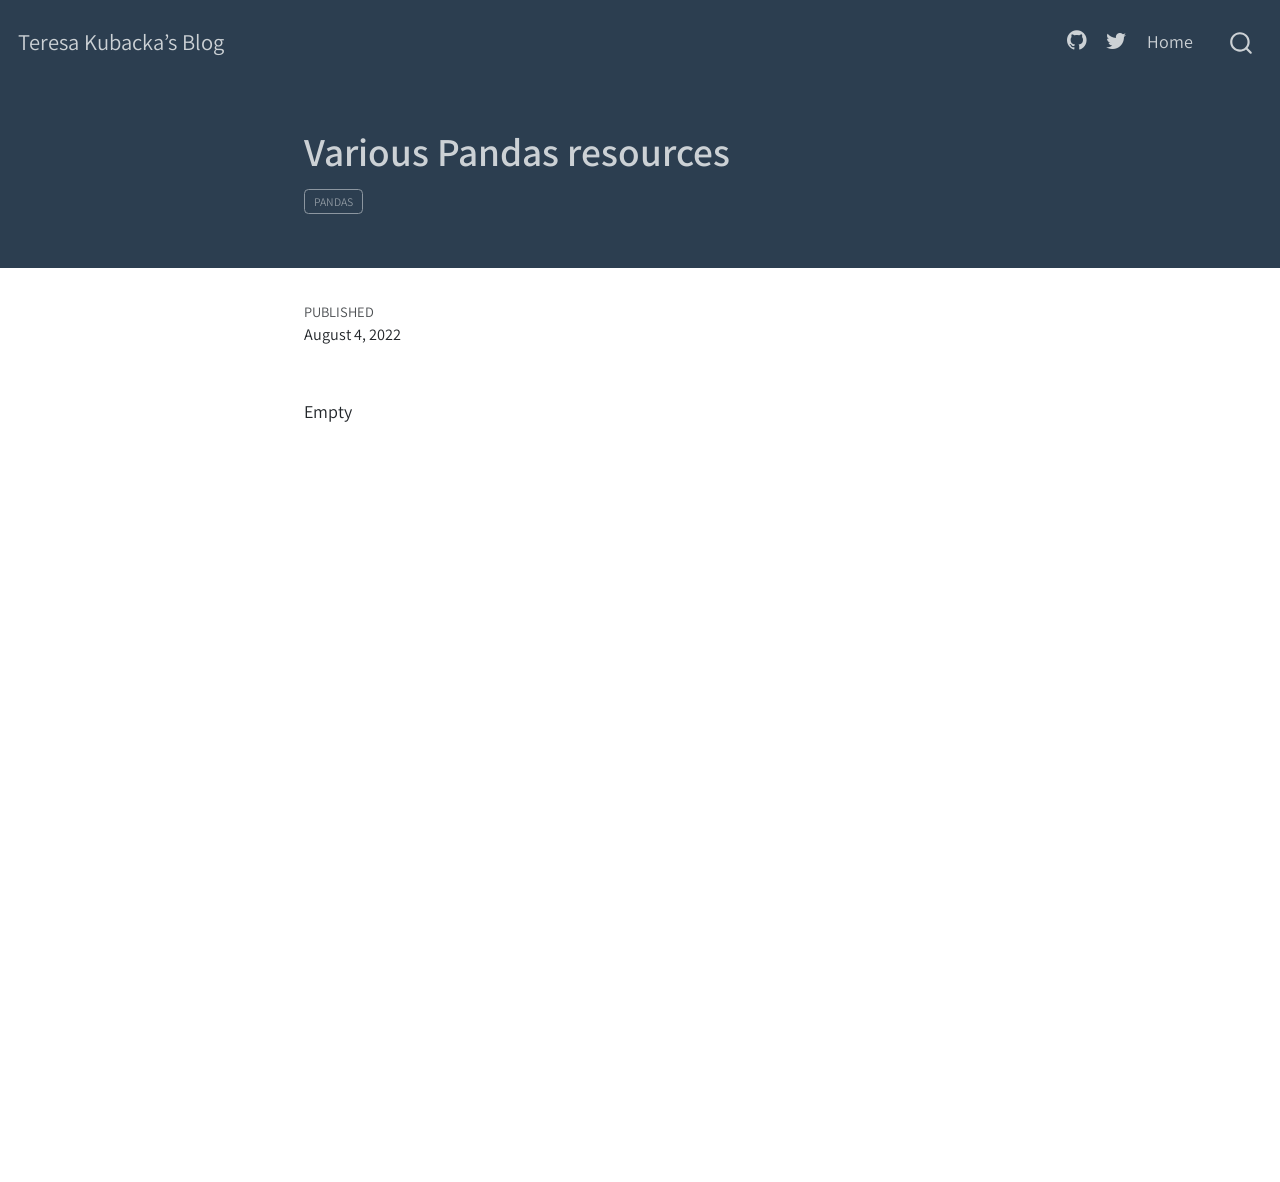
<file: posts/pandas/various_pandas_resources.html>
<!DOCTYPE html>
<html xmlns="http://www.w3.org/1999/xhtml" lang="en" xml:lang="en"><head>

<meta charset="utf-8">
<meta name="generator" content="quarto-1.2.105">

<meta name="viewport" content="width=device-width, initial-scale=1.0, user-scalable=yes">

<meta name="dcterms.date" content="2022-08-04">

<title>Teresa Kubacka’s Blog - Various Pandas resources</title>
<style>
code{white-space: pre-wrap;}
span.smallcaps{font-variant: small-caps;}
div.columns{display: flex; gap: min(4vw, 1.5em);}
div.column{flex: auto; overflow-x: auto;}
div.hanging-indent{margin-left: 1.5em; text-indent: -1.5em;}
ul.task-list{list-style: none;}
ul.task-list li input[type="checkbox"] {
  width: 0.8em;
  margin: 0 0.8em 0.2em -1.6em;
  vertical-align: middle;
}
</style>


<script src="../../site_libs/quarto-nav/quarto-nav.js"></script>
<script src="../../site_libs/quarto-nav/headroom.min.js"></script>
<script src="../../site_libs/clipboard/clipboard.min.js"></script>
<script src="../../site_libs/quarto-search/autocomplete.umd.js"></script>
<script src="../../site_libs/quarto-search/fuse.min.js"></script>
<script src="../../site_libs/quarto-search/quarto-search.js"></script>
<meta name="quarto:offset" content="../../">
<script src="../../site_libs/quarto-html/quarto.js"></script>
<script src="../../site_libs/quarto-html/popper.min.js"></script>
<script src="../../site_libs/quarto-html/tippy.umd.min.js"></script>
<script src="../../site_libs/quarto-html/anchor.min.js"></script>
<link href="../../site_libs/quarto-html/tippy.css" rel="stylesheet">
<link href="../../site_libs/quarto-html/quarto-syntax-highlighting.css" rel="stylesheet" id="quarto-text-highlighting-styles">
<script src="../../site_libs/bootstrap/bootstrap.min.js"></script>
<link href="../../site_libs/bootstrap/bootstrap-icons.css" rel="stylesheet">
<link href="../../site_libs/bootstrap/bootstrap.min.css" rel="stylesheet" id="quarto-bootstrap" data-mode="light">
<script id="quarto-search-options" type="application/json">{
  "location": "navbar",
  "copy-button": false,
  "collapse-after": 3,
  "panel-placement": "end",
  "type": "overlay",
  "limit": 20,
  "language": {
    "search-no-results-text": "No results",
    "search-matching-documents-text": "matching documents",
    "search-copy-link-title": "Copy link to search",
    "search-hide-matches-text": "Hide additional matches",
    "search-more-match-text": "more match in this document",
    "search-more-matches-text": "more matches in this document",
    "search-clear-button-title": "Clear",
    "search-detached-cancel-button-title": "Cancel",
    "search-submit-button-title": "Submit"
  }
}</script>


<link rel="stylesheet" href="../../styles.css">
</head>

<body class="floating nav-fixed">

<div id="quarto-search-results"></div>
  <header id="quarto-header" class="headroom fixed-top">
    <nav class="navbar navbar-expand-lg navbar-dark ">
      <div class="navbar-container container-fluid">
      <div class="navbar-brand-container">
    <a class="navbar-brand" href="../../index.html">
    <span class="navbar-title">Teresa Kubacka’s Blog</span>
    </a>
  </div>
          <button class="navbar-toggler" type="button" data-bs-toggle="collapse" data-bs-target="#navbarCollapse" aria-controls="navbarCollapse" aria-expanded="false" aria-label="Toggle navigation" onclick="if (window.quartoToggleHeadroom) { window.quartoToggleHeadroom(); }">
  <span class="navbar-toggler-icon"></span>
</button>
          <div class="collapse navbar-collapse" id="navbarCollapse">
            <ul class="navbar-nav navbar-nav-scroll ms-auto">
  <li class="nav-item compact">
    <a class="nav-link" href="https://github.com/paniterka"><i class="bi bi-github" role="img">
</i> 
 </a>
  </li>  
  <li class="nav-item compact">
    <a class="nav-link" href="https://twitter.com/paniterka_ch"><i class="bi bi-twitter" role="img">
</i> 
 </a>
  </li>  
  <li class="nav-item">
    <a class="nav-link" href="http://www.teresa-kubacka.com">Home</a>
  </li>  
</ul>
              <div id="quarto-search" class="" title="Search"></div>
          </div> <!-- /navcollapse -->
      </div> <!-- /container-fluid -->
    </nav>
</header>
<!-- content -->
<header id="title-block-header" class="quarto-title-block default toc-left page-columns page-full">
  <div class="quarto-title-banner page-columns page-full">
    <div class="quarto-title column-body">
      <h1 class="title">Various Pandas resources</h1>
                                <div class="quarto-categories">
                <div class="quarto-category">pandas</div>
              </div>
                  </div>
  </div>
    
  
  <div class="quarto-title-meta">

      
      <div>
      <div class="quarto-title-meta-heading">Published</div>
      <div class="quarto-title-meta-contents">
        <p class="date">August 4, 2022</p>
      </div>
    </div>
      
    </div>
    
  
  </header><div id="quarto-content" class="quarto-container page-columns page-rows-contents page-layout-article page-navbar">
<!-- sidebar -->
  <nav id="quarto-sidebar" class="sidebar collapse sidebar-navigation floating overflow-auto">
    
</nav>
<!-- margin-sidebar -->
    <div id="quarto-margin-sidebar" class="sidebar margin-sidebar">
    </div>
<!-- main -->
<main class="content quarto-banner-title-block" id="quarto-document-content">




<p>Empty</p>



</main> <!-- /main -->
<script id="quarto-html-after-body" type="application/javascript">
window.document.addEventListener("DOMContentLoaded", function (event) {
  const toggleBodyColorMode = (bsSheetEl) => {
    const mode = bsSheetEl.getAttribute("data-mode");
    const bodyEl = window.document.querySelector("body");
    if (mode === "dark") {
      bodyEl.classList.add("quarto-dark");
      bodyEl.classList.remove("quarto-light");
    } else {
      bodyEl.classList.add("quarto-light");
      bodyEl.classList.remove("quarto-dark");
    }
  }
  const toggleBodyColorPrimary = () => {
    const bsSheetEl = window.document.querySelector("link#quarto-bootstrap");
    if (bsSheetEl) {
      toggleBodyColorMode(bsSheetEl);
    }
  }
  toggleBodyColorPrimary();  
  const icon = "";
  const anchorJS = new window.AnchorJS();
  anchorJS.options = {
    placement: 'right',
    icon: icon
  };
  anchorJS.add('.anchored');
  const clipboard = new window.ClipboardJS('.code-copy-button', {
    target: function(trigger) {
      return trigger.previousElementSibling;
    }
  });
  clipboard.on('success', function(e) {
    // button target
    const button = e.trigger;
    // don't keep focus
    button.blur();
    // flash "checked"
    button.classList.add('code-copy-button-checked');
    var currentTitle = button.getAttribute("title");
    button.setAttribute("title", "Copied!");
    setTimeout(function() {
      button.setAttribute("title", currentTitle);
      button.classList.remove('code-copy-button-checked');
    }, 1000);
    // clear code selection
    e.clearSelection();
  });
  function tippyHover(el, contentFn) {
    const config = {
      allowHTML: true,
      content: contentFn,
      maxWidth: 500,
      delay: 100,
      arrow: false,
      appendTo: function(el) {
          return el.parentElement;
      },
      interactive: true,
      interactiveBorder: 10,
      theme: 'quarto',
      placement: 'bottom-start'
    };
    window.tippy(el, config); 
  }
  const noterefs = window.document.querySelectorAll('a[role="doc-noteref"]');
  for (var i=0; i<noterefs.length; i++) {
    const ref = noterefs[i];
    tippyHover(ref, function() {
      // use id or data attribute instead here
      let href = ref.getAttribute('data-footnote-href') || ref.getAttribute('href');
      try { href = new URL(href).hash; } catch {}
      const id = href.replace(/^#\/?/, "");
      const note = window.document.getElementById(id);
      return note.innerHTML;
    });
  }
  var bibliorefs = window.document.querySelectorAll('a[role="doc-biblioref"]');
  for (var i=0; i<bibliorefs.length; i++) {
    const ref = bibliorefs[i];
    const cites = ref.parentNode.getAttribute('data-cites').split(' ');
    tippyHover(ref, function() {
      var popup = window.document.createElement('div');
      cites.forEach(function(cite) {
        var citeDiv = window.document.createElement('div');
        citeDiv.classList.add('hanging-indent');
        citeDiv.classList.add('csl-entry');
        var biblioDiv = window.document.getElementById('ref-' + cite);
        if (biblioDiv) {
          citeDiv.innerHTML = biblioDiv.innerHTML;
        }
        popup.appendChild(citeDiv);
      });
      return popup.innerHTML;
    });
  }
});
</script>
</div> <!-- /content -->



</body></html>
</file>
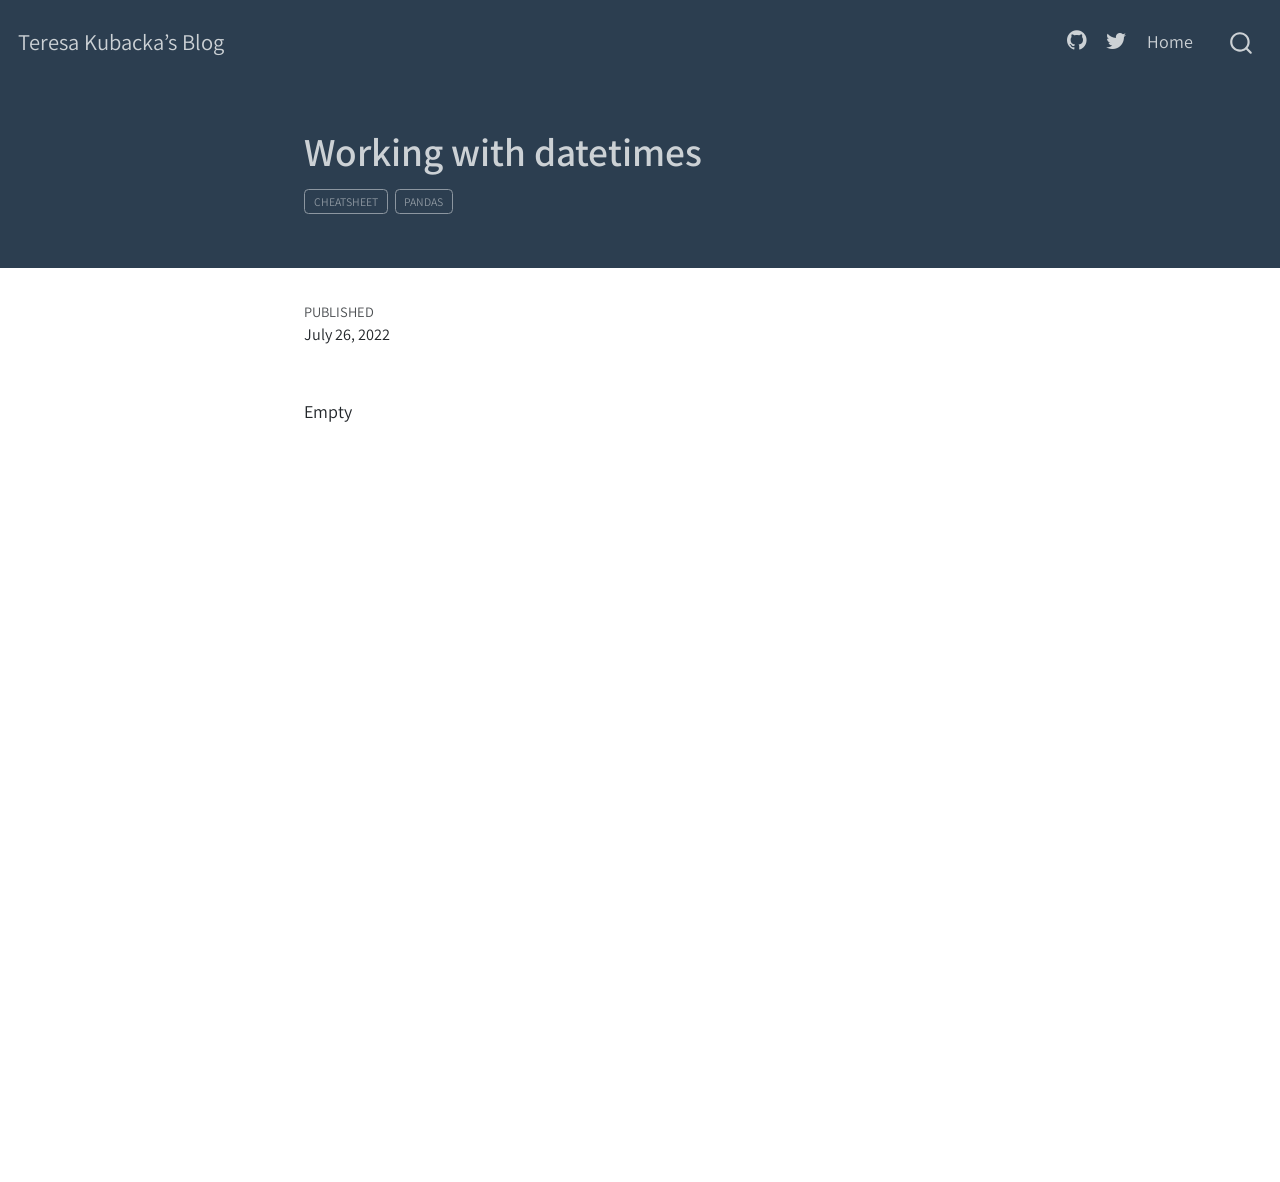
<file: posts/pandas/working_with_datetimes.html>
<!DOCTYPE html>
<html xmlns="http://www.w3.org/1999/xhtml" lang="en" xml:lang="en"><head>

<meta charset="utf-8">
<meta name="generator" content="quarto-1.2.105">

<meta name="viewport" content="width=device-width, initial-scale=1.0, user-scalable=yes">

<meta name="dcterms.date" content="2022-07-26">

<title>Teresa Kubacka’s Blog - Working with datetimes</title>
<style>
code{white-space: pre-wrap;}
span.smallcaps{font-variant: small-caps;}
div.columns{display: flex; gap: min(4vw, 1.5em);}
div.column{flex: auto; overflow-x: auto;}
div.hanging-indent{margin-left: 1.5em; text-indent: -1.5em;}
ul.task-list{list-style: none;}
ul.task-list li input[type="checkbox"] {
  width: 0.8em;
  margin: 0 0.8em 0.2em -1.6em;
  vertical-align: middle;
}
</style>


<script src="../../site_libs/quarto-nav/quarto-nav.js"></script>
<script src="../../site_libs/quarto-nav/headroom.min.js"></script>
<script src="../../site_libs/clipboard/clipboard.min.js"></script>
<script src="../../site_libs/quarto-search/autocomplete.umd.js"></script>
<script src="../../site_libs/quarto-search/fuse.min.js"></script>
<script src="../../site_libs/quarto-search/quarto-search.js"></script>
<meta name="quarto:offset" content="../../">
<script src="../../site_libs/quarto-html/quarto.js"></script>
<script src="../../site_libs/quarto-html/popper.min.js"></script>
<script src="../../site_libs/quarto-html/tippy.umd.min.js"></script>
<script src="../../site_libs/quarto-html/anchor.min.js"></script>
<link href="../../site_libs/quarto-html/tippy.css" rel="stylesheet">
<link href="../../site_libs/quarto-html/quarto-syntax-highlighting.css" rel="stylesheet" id="quarto-text-highlighting-styles">
<script src="../../site_libs/bootstrap/bootstrap.min.js"></script>
<link href="../../site_libs/bootstrap/bootstrap-icons.css" rel="stylesheet">
<link href="../../site_libs/bootstrap/bootstrap.min.css" rel="stylesheet" id="quarto-bootstrap" data-mode="light">
<script id="quarto-search-options" type="application/json">{
  "location": "navbar",
  "copy-button": false,
  "collapse-after": 3,
  "panel-placement": "end",
  "type": "overlay",
  "limit": 20,
  "language": {
    "search-no-results-text": "No results",
    "search-matching-documents-text": "matching documents",
    "search-copy-link-title": "Copy link to search",
    "search-hide-matches-text": "Hide additional matches",
    "search-more-match-text": "more match in this document",
    "search-more-matches-text": "more matches in this document",
    "search-clear-button-title": "Clear",
    "search-detached-cancel-button-title": "Cancel",
    "search-submit-button-title": "Submit"
  }
}</script>


<link rel="stylesheet" href="../../styles.css">
</head>

<body class="floating nav-fixed">

<div id="quarto-search-results"></div>
  <header id="quarto-header" class="headroom fixed-top">
    <nav class="navbar navbar-expand-lg navbar-dark ">
      <div class="navbar-container container-fluid">
      <div class="navbar-brand-container">
    <a class="navbar-brand" href="../../index.html">
    <span class="navbar-title">Teresa Kubacka’s Blog</span>
    </a>
  </div>
          <button class="navbar-toggler" type="button" data-bs-toggle="collapse" data-bs-target="#navbarCollapse" aria-controls="navbarCollapse" aria-expanded="false" aria-label="Toggle navigation" onclick="if (window.quartoToggleHeadroom) { window.quartoToggleHeadroom(); }">
  <span class="navbar-toggler-icon"></span>
</button>
          <div class="collapse navbar-collapse" id="navbarCollapse">
            <ul class="navbar-nav navbar-nav-scroll ms-auto">
  <li class="nav-item compact">
    <a class="nav-link" href="https://github.com/paniterka"><i class="bi bi-github" role="img">
</i> 
 </a>
  </li>  
  <li class="nav-item compact">
    <a class="nav-link" href="https://twitter.com/paniterka_ch"><i class="bi bi-twitter" role="img">
</i> 
 </a>
  </li>  
  <li class="nav-item">
    <a class="nav-link" href="http://www.teresa-kubacka.com">Home</a>
  </li>  
</ul>
              <div id="quarto-search" class="" title="Search"></div>
          </div> <!-- /navcollapse -->
      </div> <!-- /container-fluid -->
    </nav>
</header>
<!-- content -->
<header id="title-block-header" class="quarto-title-block default toc-left page-columns page-full">
  <div class="quarto-title-banner page-columns page-full">
    <div class="quarto-title column-body">
      <h1 class="title">Working with datetimes</h1>
                                <div class="quarto-categories">
                <div class="quarto-category">cheatsheet</div>
                <div class="quarto-category">pandas</div>
              </div>
                  </div>
  </div>
    
  
  <div class="quarto-title-meta">

      
      <div>
      <div class="quarto-title-meta-heading">Published</div>
      <div class="quarto-title-meta-contents">
        <p class="date">July 26, 2022</p>
      </div>
    </div>
      
    </div>
    
  
  </header><div id="quarto-content" class="quarto-container page-columns page-rows-contents page-layout-article page-navbar">
<!-- sidebar -->
  <nav id="quarto-sidebar" class="sidebar collapse sidebar-navigation floating overflow-auto">
    
</nav>
<!-- margin-sidebar -->
    <div id="quarto-margin-sidebar" class="sidebar margin-sidebar">
    </div>
<!-- main -->
<main class="content quarto-banner-title-block" id="quarto-document-content">




<p>Empty</p>



</main> <!-- /main -->
<script id="quarto-html-after-body" type="application/javascript">
window.document.addEventListener("DOMContentLoaded", function (event) {
  const toggleBodyColorMode = (bsSheetEl) => {
    const mode = bsSheetEl.getAttribute("data-mode");
    const bodyEl = window.document.querySelector("body");
    if (mode === "dark") {
      bodyEl.classList.add("quarto-dark");
      bodyEl.classList.remove("quarto-light");
    } else {
      bodyEl.classList.add("quarto-light");
      bodyEl.classList.remove("quarto-dark");
    }
  }
  const toggleBodyColorPrimary = () => {
    const bsSheetEl = window.document.querySelector("link#quarto-bootstrap");
    if (bsSheetEl) {
      toggleBodyColorMode(bsSheetEl);
    }
  }
  toggleBodyColorPrimary();  
  const icon = "";
  const anchorJS = new window.AnchorJS();
  anchorJS.options = {
    placement: 'right',
    icon: icon
  };
  anchorJS.add('.anchored');
  const clipboard = new window.ClipboardJS('.code-copy-button', {
    target: function(trigger) {
      return trigger.previousElementSibling;
    }
  });
  clipboard.on('success', function(e) {
    // button target
    const button = e.trigger;
    // don't keep focus
    button.blur();
    // flash "checked"
    button.classList.add('code-copy-button-checked');
    var currentTitle = button.getAttribute("title");
    button.setAttribute("title", "Copied!");
    setTimeout(function() {
      button.setAttribute("title", currentTitle);
      button.classList.remove('code-copy-button-checked');
    }, 1000);
    // clear code selection
    e.clearSelection();
  });
  function tippyHover(el, contentFn) {
    const config = {
      allowHTML: true,
      content: contentFn,
      maxWidth: 500,
      delay: 100,
      arrow: false,
      appendTo: function(el) {
          return el.parentElement;
      },
      interactive: true,
      interactiveBorder: 10,
      theme: 'quarto',
      placement: 'bottom-start'
    };
    window.tippy(el, config); 
  }
  const noterefs = window.document.querySelectorAll('a[role="doc-noteref"]');
  for (var i=0; i<noterefs.length; i++) {
    const ref = noterefs[i];
    tippyHover(ref, function() {
      // use id or data attribute instead here
      let href = ref.getAttribute('data-footnote-href') || ref.getAttribute('href');
      try { href = new URL(href).hash; } catch {}
      const id = href.replace(/^#\/?/, "");
      const note = window.document.getElementById(id);
      return note.innerHTML;
    });
  }
  var bibliorefs = window.document.querySelectorAll('a[role="doc-biblioref"]');
  for (var i=0; i<bibliorefs.length; i++) {
    const ref = bibliorefs[i];
    const cites = ref.parentNode.getAttribute('data-cites').split(' ');
    tippyHover(ref, function() {
      var popup = window.document.createElement('div');
      cites.forEach(function(cite) {
        var citeDiv = window.document.createElement('div');
        citeDiv.classList.add('hanging-indent');
        citeDiv.classList.add('csl-entry');
        var biblioDiv = window.document.getElementById('ref-' + cite);
        if (biblioDiv) {
          citeDiv.innerHTML = biblioDiv.innerHTML;
        }
        popup.appendChild(citeDiv);
      });
      return popup.innerHTML;
    });
  }
});
</script>
</div> <!-- /content -->



</body></html>
</file>
<file: site_libs/quarto-html/tippy.css>
.tippy-box[data-animation=fade][data-state=hidden]{opacity:0}[data-tippy-root]{max-width:calc(100vw - 10px)}.tippy-box{position:relative;background-color:#333;color:#fff;border-radius:4px;font-size:14px;line-height:1.4;white-space:normal;outline:0;transition-property:transform,visibility,opacity}.tippy-box[data-placement^=top]>.tippy-arrow{bottom:0}.tippy-box[data-placement^=top]>.tippy-arrow:before{bottom:-7px;left:0;border-width:8px 8px 0;border-top-color:initial;transform-origin:center top}.tippy-box[data-placement^=bottom]>.tippy-arrow{top:0}.tippy-box[data-placement^=bottom]>.tippy-arrow:before{top:-7px;left:0;border-width:0 8px 8px;border-bottom-color:initial;transform-origin:center bottom}.tippy-box[data-placement^=left]>.tippy-arrow{right:0}.tippy-box[data-placement^=left]>.tippy-arrow:before{border-width:8px 0 8px 8px;border-left-color:initial;right:-7px;transform-origin:center left}.tippy-box[data-placement^=right]>.tippy-arrow{left:0}.tippy-box[data-placement^=right]>.tippy-arrow:before{left:-7px;border-width:8px 8px 8px 0;border-right-color:initial;transform-origin:center right}.tippy-box[data-inertia][data-state=visible]{transition-timing-function:cubic-bezier(.54,1.5,.38,1.11)}.tippy-arrow{width:16px;height:16px;color:#333}.tippy-arrow:before{content:"";position:absolute;border-color:transparent;border-style:solid}.tippy-content{position:relative;padding:5px 9px;z-index:1}
</file>
<file: site_libs/quarto-html/quarto-syntax-highlighting.css>
/* quarto syntax highlight colors */
:root {
  --quarto-hl-ot-color: #003B4F;
  --quarto-hl-at-color: #657422;
  --quarto-hl-ss-color: #20794D;
  --quarto-hl-an-color: #5E5E5E;
  --quarto-hl-fu-color: #4758AB;
  --quarto-hl-st-color: #20794D;
  --quarto-hl-cf-color: #003B4F;
  --quarto-hl-op-color: #5E5E5E;
  --quarto-hl-er-color: #AD0000;
  --quarto-hl-bn-color: #AD0000;
  --quarto-hl-al-color: #AD0000;
  --quarto-hl-va-color: #111111;
  --quarto-hl-bu-color: inherit;
  --quarto-hl-ex-color: inherit;
  --quarto-hl-pp-color: #AD0000;
  --quarto-hl-in-color: #5E5E5E;
  --quarto-hl-vs-color: #20794D;
  --quarto-hl-wa-color: #5E5E5E;
  --quarto-hl-do-color: #5E5E5E;
  --quarto-hl-im-color: #00769E;
  --quarto-hl-ch-color: #20794D;
  --quarto-hl-dt-color: #AD0000;
  --quarto-hl-fl-color: #AD0000;
  --quarto-hl-co-color: #5E5E5E;
  --quarto-hl-cv-color: #5E5E5E;
  --quarto-hl-cn-color: #8f5902;
  --quarto-hl-sc-color: #5E5E5E;
  --quarto-hl-dv-color: #AD0000;
  --quarto-hl-kw-color: #003B4F;
}

/* other quarto variables */
:root {
  --quarto-font-monospace: SFMono-Regular, Menlo, Monaco, Consolas, "Liberation Mono", "Courier New", monospace;
}

pre > code.sourceCode > span {
  color: #003B4F;
}

code span {
  color: #003B4F;
}

code.sourceCode > span {
  color: #003B4F;
}

div.sourceCode,
div.sourceCode pre.sourceCode {
  color: #003B4F;
}

code span.ot {
  color: #003B4F;
}

code span.at {
  color: #657422;
}

code span.ss {
  color: #20794D;
}

code span.an {
  color: #5E5E5E;
}

code span.fu {
  color: #4758AB;
}

code span.st {
  color: #20794D;
}

code span.cf {
  color: #003B4F;
}

code span.op {
  color: #5E5E5E;
}

code span.er {
  color: #AD0000;
}

code span.bn {
  color: #AD0000;
}

code span.al {
  color: #AD0000;
}

code span.va {
  color: #111111;
}

code span.pp {
  color: #AD0000;
}

code span.in {
  color: #5E5E5E;
}

code span.vs {
  color: #20794D;
}

code span.wa {
  color: #5E5E5E;
  font-style: italic;
}

code span.do {
  color: #5E5E5E;
  font-style: italic;
}

code span.im {
  color: #00769E;
}

code span.ch {
  color: #20794D;
}

code span.dt {
  color: #AD0000;
}

code span.fl {
  color: #AD0000;
}

code span.co {
  color: #5E5E5E;
}

code span.cv {
  color: #5E5E5E;
  font-style: italic;
}

code span.cn {
  color: #8f5902;
}

code span.sc {
  color: #5E5E5E;
}

code span.dv {
  color: #AD0000;
}

code span.kw {
  color: #003B4F;
}

.prevent-inlining {
  content: "</";
}

/*# sourceMappingURL=debc5d5d77c3f9108843748ff7464032.css.map */
</file>
<file: styles.css>
/* css styles */
@import url('https://fonts.googleapis.com/css2?family=Fira+Sans&family=Merriweather&family=Proza+Libre&display=swap');
@import url('https://fonts.googleapis.com/css2?family=Jost&display=swap');
@import url('https://fonts.googleapis.com/css2?family=Nunito+Sans&display=swap');
@import url('https://fonts.googleapis.com/css2?family=Questrial&display=swap');
@import url('https://fonts.googleapis.com/css2?family=Archivo&display=swap');
@import url('https://fonts.googleapis.com/css2?family=Assistant&family=Spline+Sans&display=swap');
@import url('https://fonts.googleapis.com/css2?family=Source+Sans+Pro&display=swap');

body {
    /* font-weight: 200 !important; */
}

.quarto-title-banner{
    /* background-color: red; */
}

.main-title {
    padding-top: 2em;
    padding-bottom: 2em; 
    /* padding-left: 1em; */
    /* padding-right: 1em; */
    font-family: "Jost";
    text-transform: uppercase;
    /* font-stretch: 150%; */
    text-align: center;
}

h2, h3, h4 {
    margin-top: 2em !important;
}

/* style for listing_cumstomstyle.ejs */
.custom_listing {
    margin: 0;
}

.custom_listing ul {
    list-style-type: square;
}

.custom_listing li {
    margin-bottom: 0.5em;
}

.custom_listing li .li-contents-container{
    display: flex; 
    align-items: center;
}
/* ol.matchGraph li {margin-bottom: 5px;}
ol.matchGraph li .leftLabel {width: 60%; display: inline-block;}
ol.matchGraph li .rightMatch {width: 38%; display: inline-block;} */


.custom_listing .title-container {
    width: 70%;
    margin-right: auto;
}

.custom_listing .detail {
    color: #aaaaaa;
    font-style: italic;
    font-size: smaller;
}

.custom_listing .categories {
    color: #aaaaaa;
    /* font-style: normal; */
    font-size: smaller;
    font-variant: small-caps;
    max-width: 25%;
    margin-left: auto; 
    text-align: right;
}

.view_all {
    text-align: center;

}

.view_all a {
    font-weight: bold;
}
</file>
